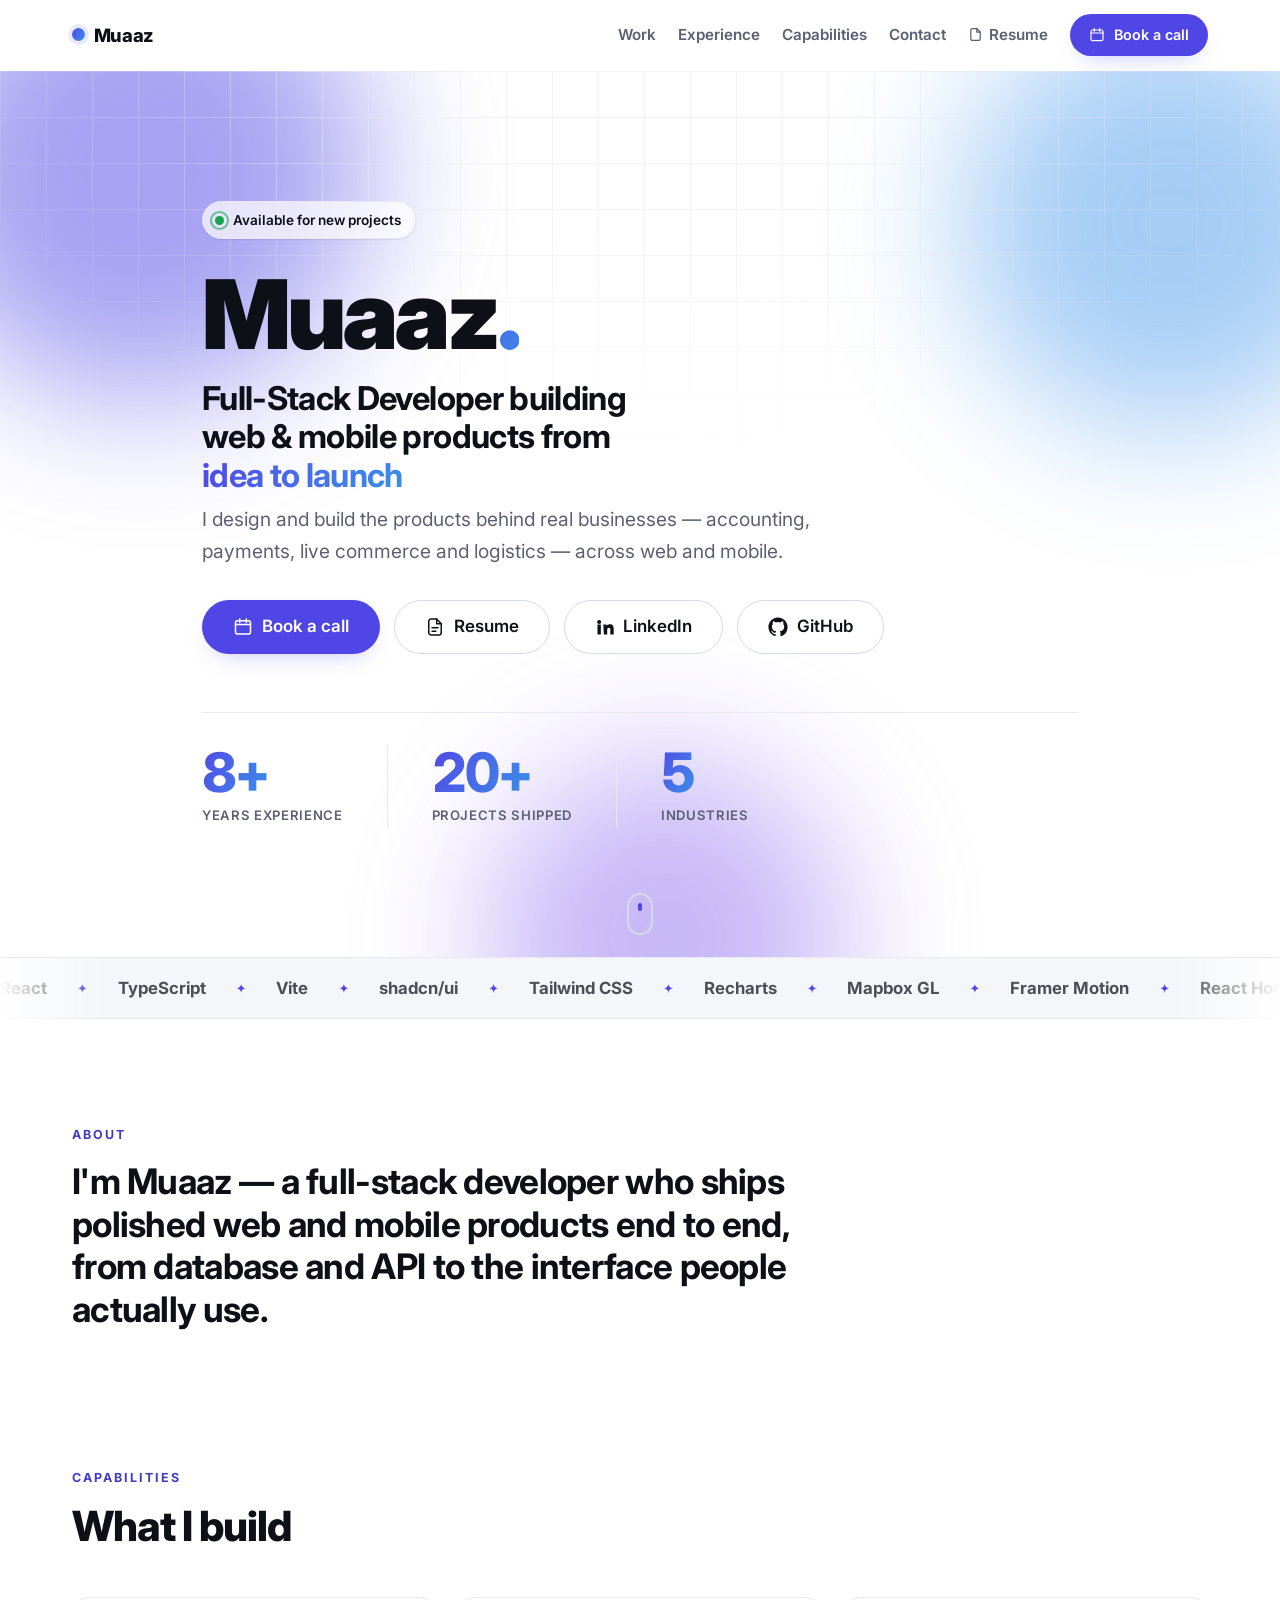
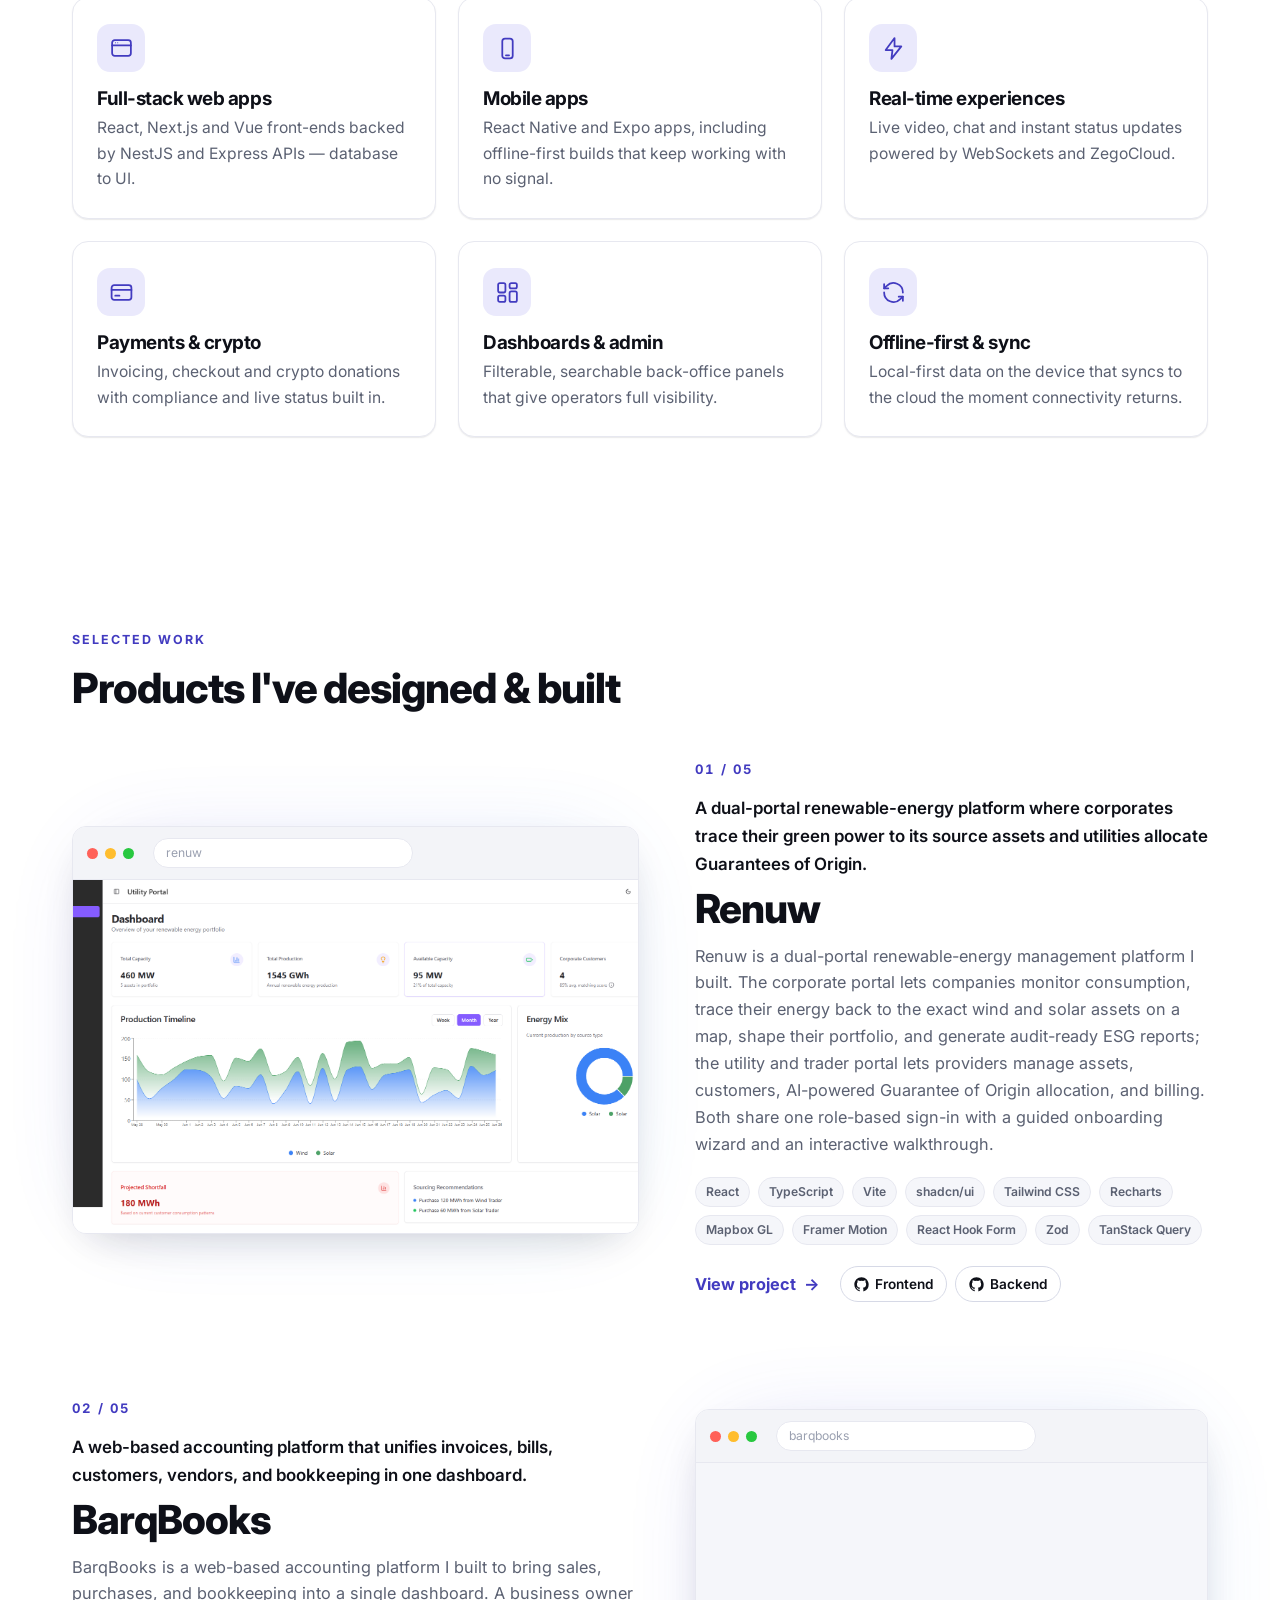
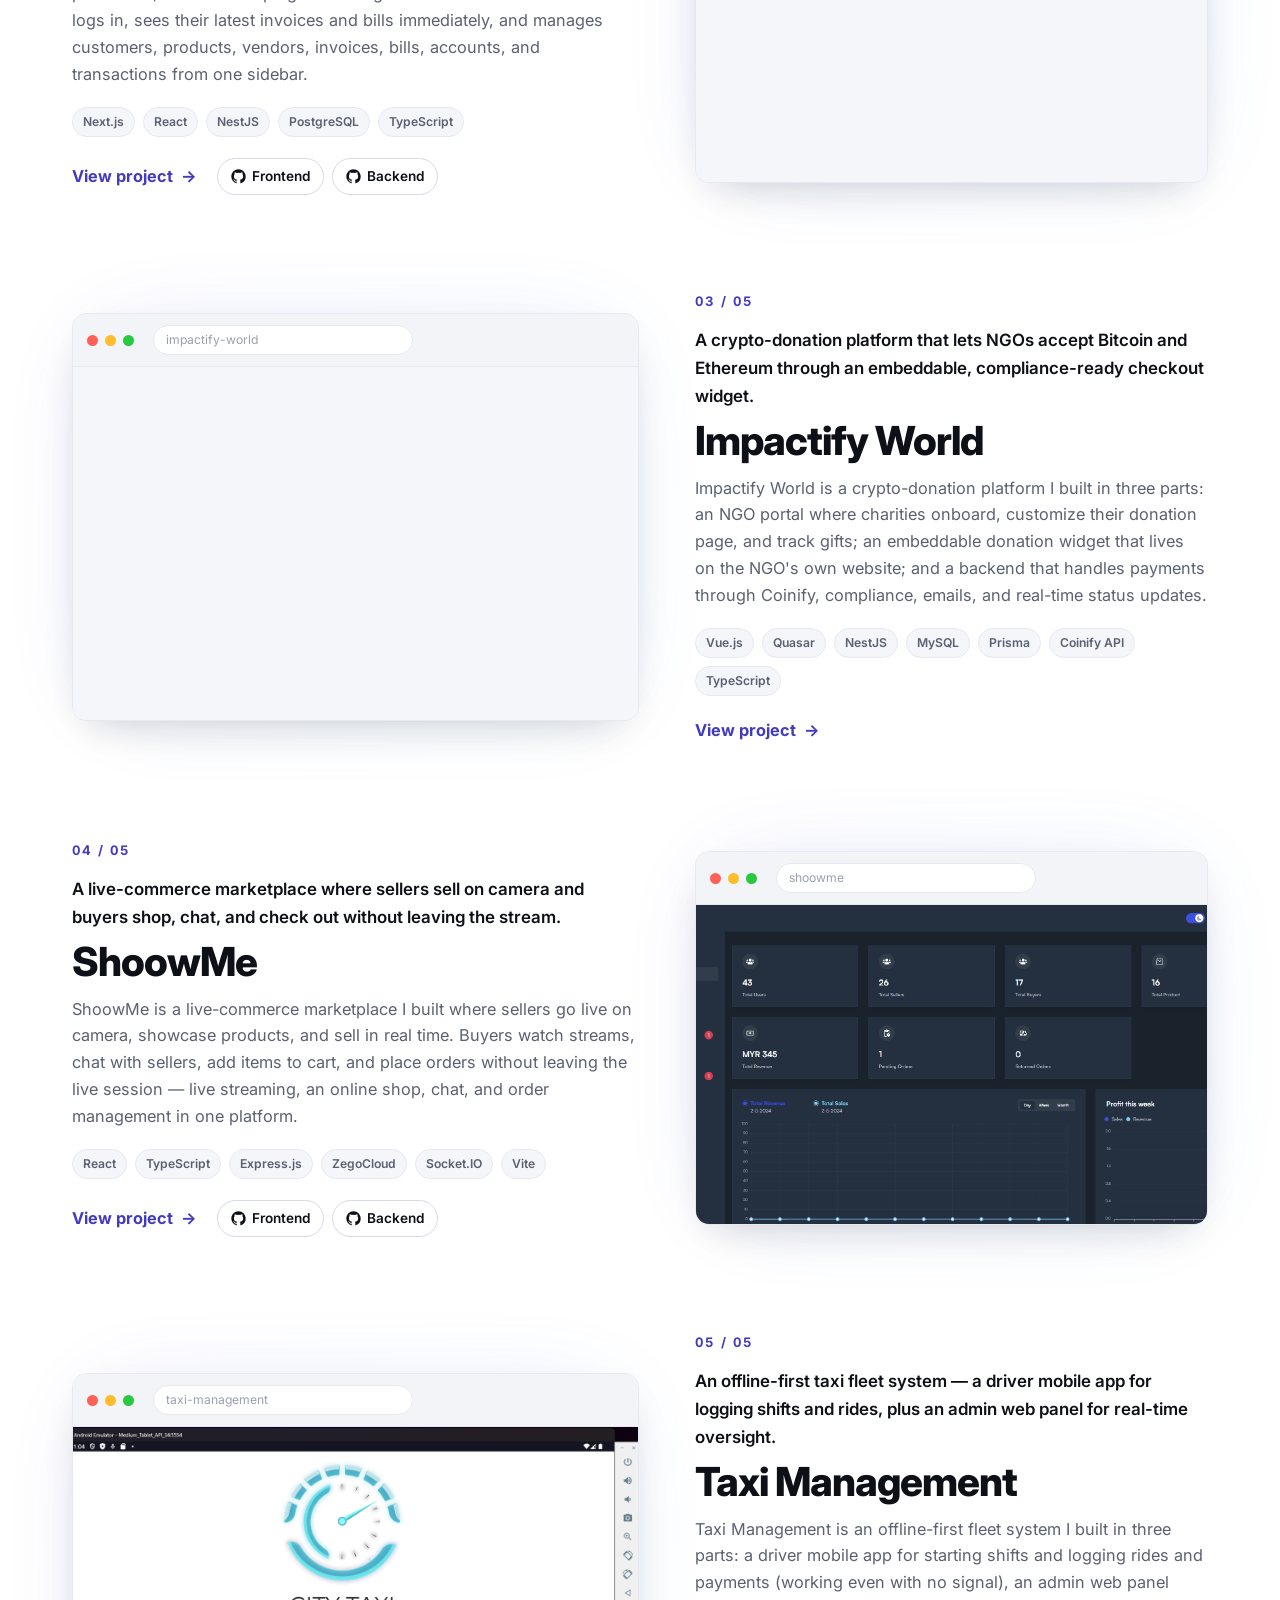
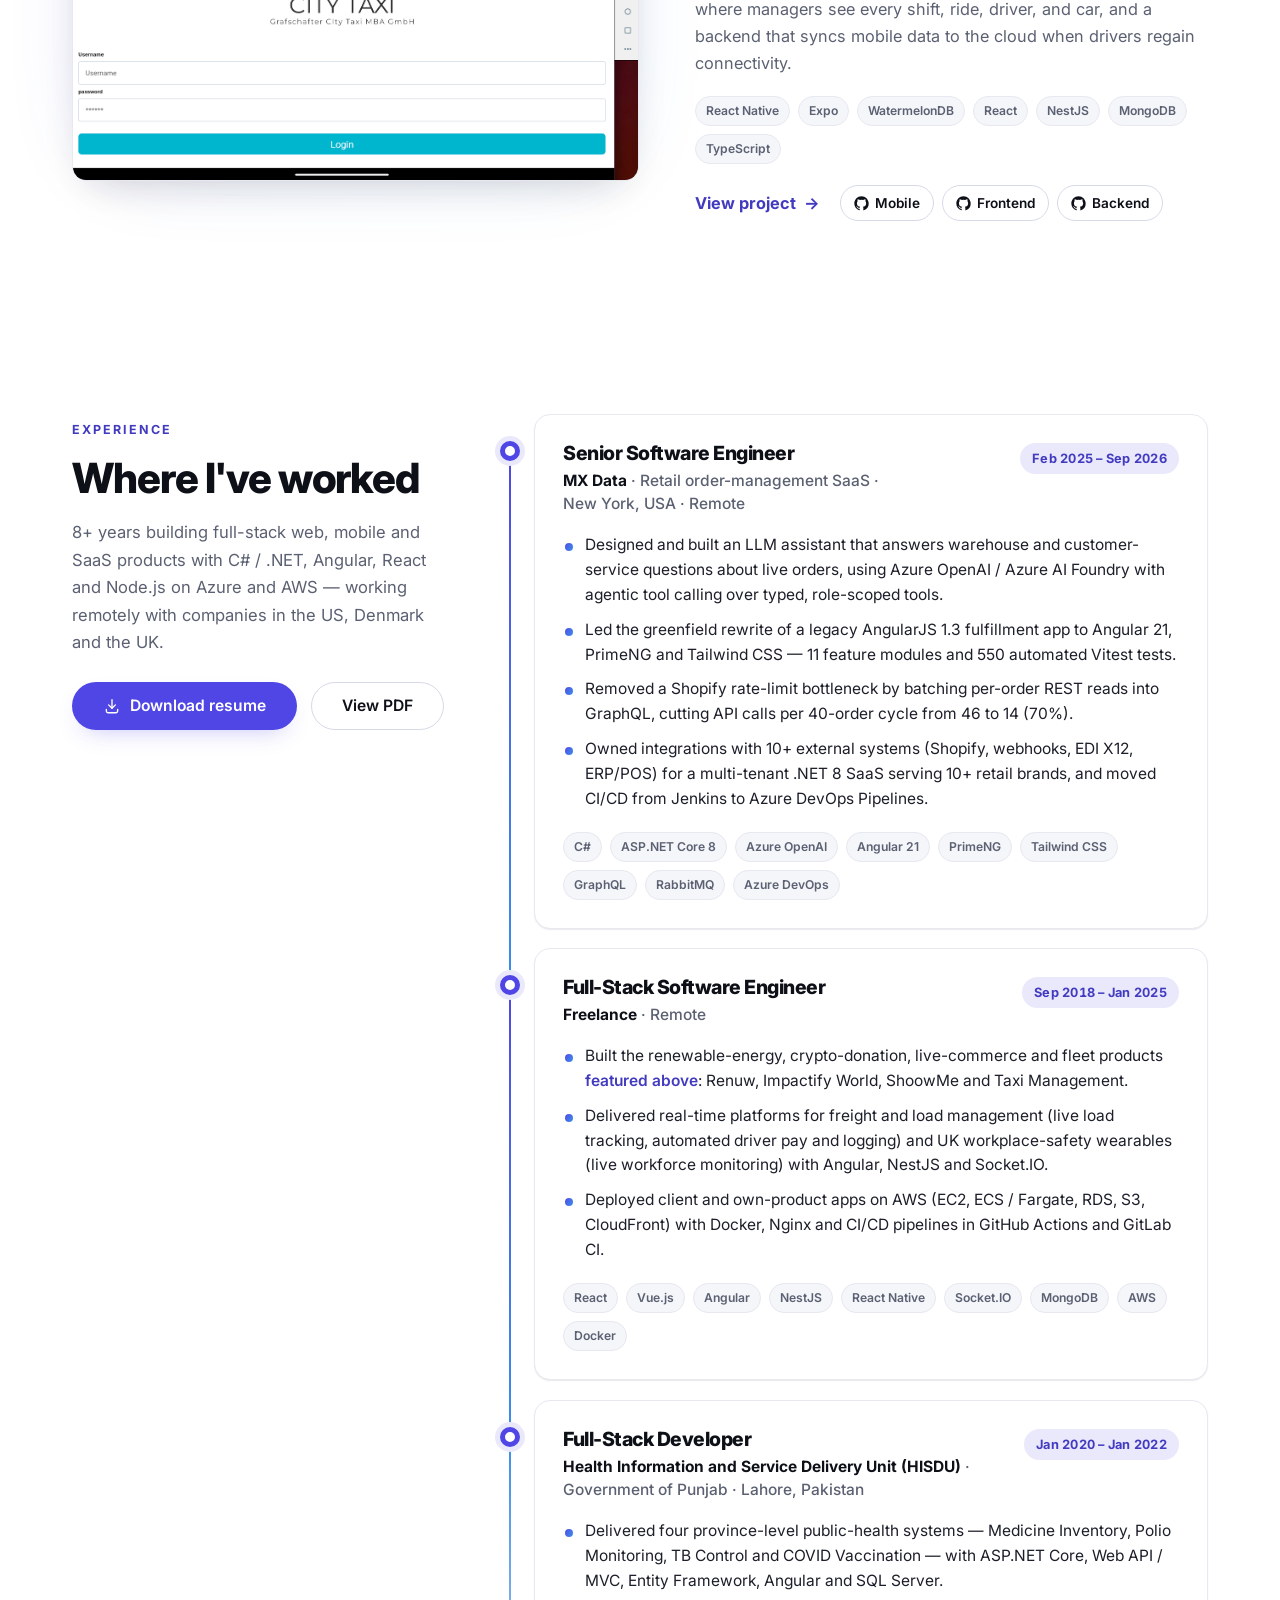
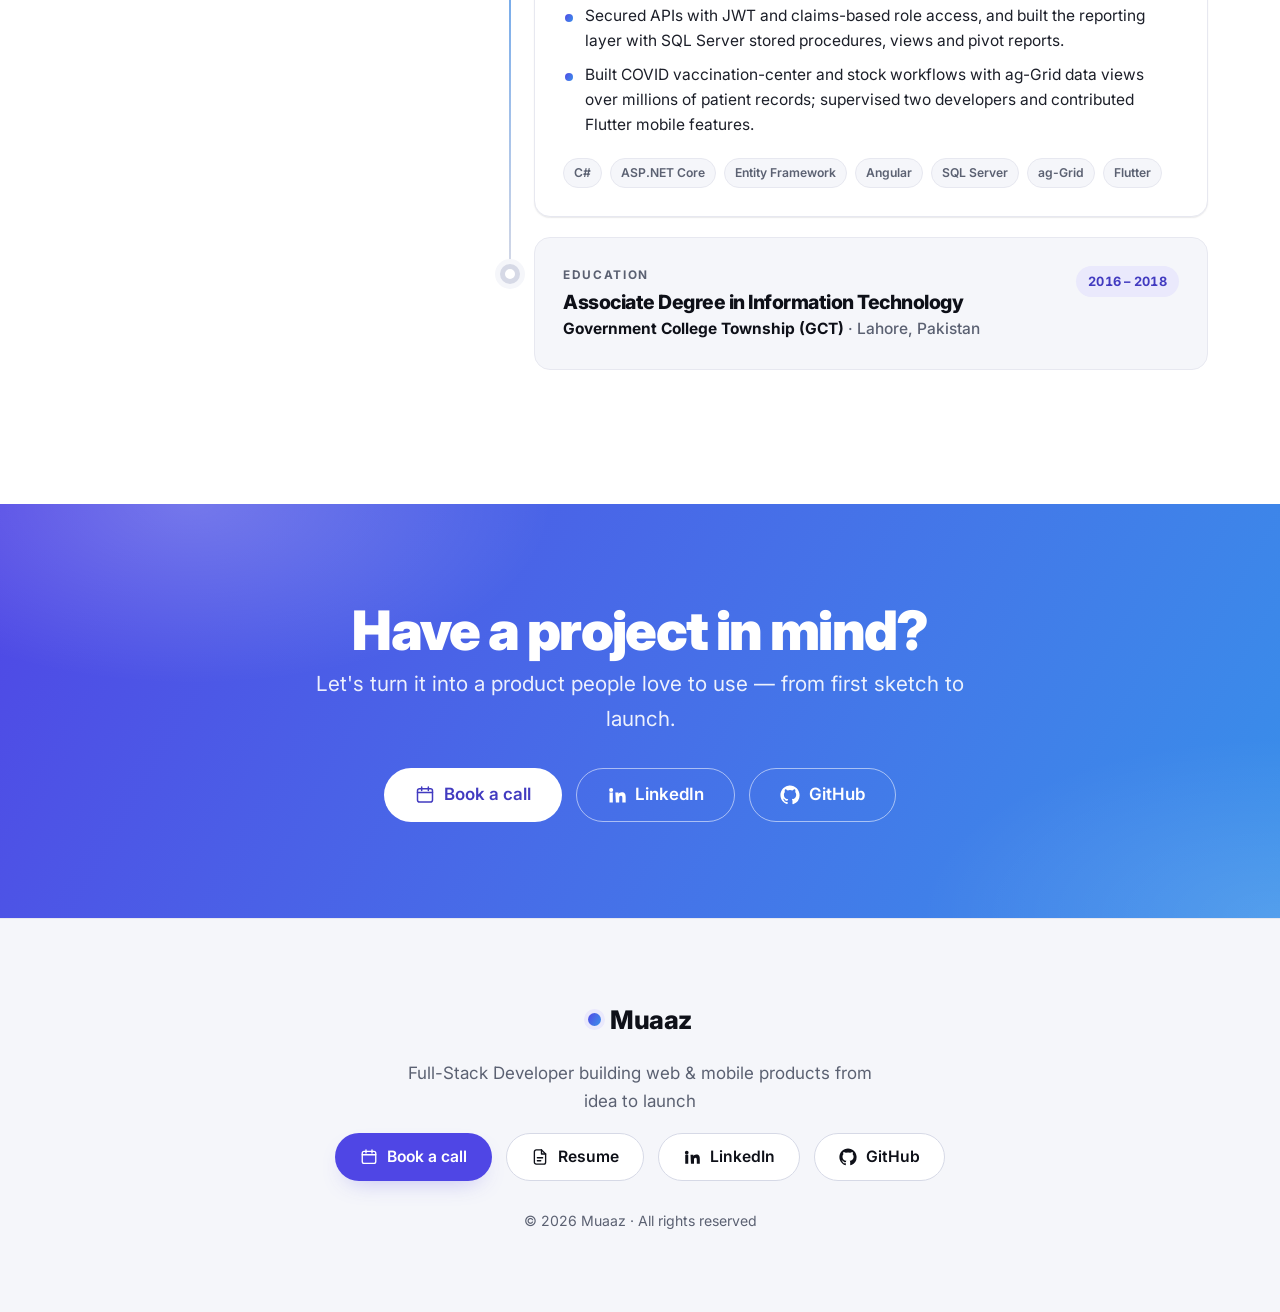
<file: index.html>
<!DOCTYPE html>
<html lang="en">
<head>
<meta charset="utf-8">
<meta name="viewport" content="width=device-width, initial-scale=1">
<script>document.documentElement.classList.add('js');</script>
<title>Muaaz — Full-Stack Developer building web &amp; mobile products from idea to launch</title>
<meta name="description" content="Full-Stack Developer building web &amp; mobile products from idea to launch">
<meta name="color-scheme" content="light">
<link rel="icon" type="image/svg+xml" href="assets/favicon.svg">
<link rel="preconnect" href="https://fonts.googleapis.com">
<link rel="preconnect" href="https://fonts.gstatic.com" crossorigin>
<link rel="stylesheet" href="https://fonts.googleapis.com/css2?family=Inter:wght@400;500;600;700;800;900&display=swap">
<link rel="stylesheet" href="assets/css/styles.css">
</head>
<body>
<a class="skip-link" href="#main">Skip to content</a>
<header class="site-header" id="siteHeader"><div class="container site-header__inner"><a class="brand" href="index.html"><span class="brand__dot" aria-hidden="true"></span>Muaaz</a><div class="site-header__right"><nav class="site-nav" aria-label="Primary"><a href="index.html#work">Work</a><a href="index.html#experience">Experience</a><a href="index.html#capabilities">Capabilities</a><a href="index.html#contact">Contact</a><a class="site-nav__file" href="assets/Muaaz-Hamood-Resume.pdf" target="_blank" rel="noopener" aria-label="Resume (PDF, opens in a new tab)"><svg class="site-nav__ico" viewBox="0 0 24 24" fill="none" stroke="currentColor" stroke-width="2" stroke-linecap="round" stroke-linejoin="round" aria-hidden="true"><path d="M14 2.5H7A2.5 2.5 0 0 0 4.5 5v14A2.5 2.5 0 0 0 7 21.5h10a2.5 2.5 0 0 0 2.5-2.5V8z"/><path d="M14 2.5V8h5.5"/></svg>Resume</a></nav><a class="btn btn--primary btn--sm" href="https://calendly.com/muaaz-hamood-barqbytes" target="_blank" rel="noopener" aria-label="Book a call on Calendly"><svg class="btn__ico" viewBox="0 0 24 24" fill="none" stroke="currentColor" stroke-width="1.8" stroke-linecap="round" stroke-linejoin="round" aria-hidden="true"><rect x="3" y="4.5" width="18" height="16" rx="2.5"/><path d="M3 9h18"/><path d="M8 2.5v4M16 2.5v4"/></svg> Book a call</a></div></div></header>
<main id="main">
  <section class="hero" id="top">
    <div class="hero__bg" aria-hidden="true"><span class="hero__orb hero__orb--1"></span><span class="hero__orb hero__orb--2"></span><span class="hero__orb hero__orb--3"></span><span class="hero__grid"></span></div>
    <div class="container hero__inner">
      <p class="hero__badge"><span class="hero__pulse" aria-hidden="true"></span>Available for new projects</p>
      <h1 class="hero__title">Muaaz<span class="hero__dot">.</span></h1>
      <p class="hero__tagline">Full-Stack Developer building web &amp; mobile products from <span class="grad">idea to launch</span></p>
      <p class="hero__sub">I design and build the products behind real businesses — accounting, payments, live commerce and logistics — across web and mobile.</p>
      <div class="btn-row"><a class="btn btn--primary btn--lg" href="https://calendly.com/muaaz-hamood-barqbytes" target="_blank" rel="noopener" aria-label="Book a call on Calendly"><svg class="btn__ico" viewBox="0 0 24 24" fill="none" stroke="currentColor" stroke-width="1.8" stroke-linecap="round" stroke-linejoin="round" aria-hidden="true"><rect x="3" y="4.5" width="18" height="16" rx="2.5"/><path d="M3 9h18"/><path d="M8 2.5v4M16 2.5v4"/></svg> Book a call</a><a class="btn btn--outline btn--lg" href="assets/Muaaz-Hamood-Resume.pdf" target="_blank" rel="noopener" aria-label="Open resume (PDF) in a new tab"><svg class="btn__ico" viewBox="0 0 24 24" fill="none" stroke="currentColor" stroke-width="1.8" stroke-linecap="round" stroke-linejoin="round" aria-hidden="true"><path d="M14 2.5H7A2.5 2.5 0 0 0 4.5 5v14A2.5 2.5 0 0 0 7 21.5h10a2.5 2.5 0 0 0 2.5-2.5V8z"/><path d="M14 2.5V8h5.5"/><path d="M8.5 13h7M8.5 17h4.5"/></svg> Resume</a><a class="btn btn--outline btn--lg" href="https://www.linkedin.com/in/muaaz-hamood/" target="_blank" rel="noopener" aria-label="Open LinkedIn profile in a new tab"><svg class="btn__ico" viewBox="0 0 24 24" fill="currentColor" aria-hidden="true"><path d="M4.98 3.5a2.5 2.5 0 1 1 0 5 2.5 2.5 0 0 1 0-5zM3 9h4v12H3zM10 9h3.8v1.7h.05c.53-.95 1.83-1.95 3.77-1.95 4.03 0 4.78 2.5 4.78 5.76V21h-4v-5.26c0-1.25-.02-2.86-1.74-2.86-1.75 0-2.02 1.36-2.02 2.77V21h-4z"/></svg> LinkedIn</a><a class="btn btn--outline btn--lg" href="https://github.com/Muaaz852" target="_blank" rel="noopener" aria-label="Open GitHub profile in a new tab"><svg class="btn__ico" viewBox="0 0 24 24" fill="currentColor" aria-hidden="true"><path d="M12 .5C5.73.5.5 5.73.5 12c0 5.08 3.29 9.39 7.86 10.91.58.11.79-.25.79-.56 0-.27-.01-1.16-.02-2.1-3.2.7-3.88-1.36-3.88-1.36-.52-1.33-1.28-1.68-1.28-1.68-1.05-.72.08-.7.08-.7 1.16.08 1.77 1.19 1.77 1.19 1.03 1.77 2.7 1.26 3.36.96.1-.75.4-1.26.73-1.55-2.55-.29-5.23-1.28-5.23-5.69 0-1.26.45-2.29 1.19-3.1-.12-.29-.52-1.46.11-3.05 0 0 .97-.31 3.18 1.18a11 11 0 0 1 5.8 0c2.2-1.49 3.17-1.18 3.17-1.18.63 1.59.23 2.76.11 3.05.74.81 1.19 1.84 1.19 3.1 0 4.42-2.69 5.39-5.25 5.68.41.36.78 1.06.78 2.14 0 1.55-.01 2.8-.01 3.18 0 .31.21.68.8.56A11.51 11.51 0 0 0 23.5 12C23.5 5.73 18.27.5 12 .5z"/></svg> GitHub</a></div>
      <ul class="stats">
        <li class="stat"><span class="stat__num" data-count="8" data-suffix="+">8+</span><span class="stat__label">Years experience</span></li>
        <li class="stat"><span class="stat__num" data-count="20" data-suffix="+">20+</span><span class="stat__label">Projects shipped</span></li>
        <li class="stat"><span class="stat__num" data-count="5">5</span><span class="stat__label">Industries</span></li>
      </ul>
    </div>
    <a class="scroll-cue" href="#work" aria-label="Scroll to work"><span></span></a>
  </section>

  <div class="marquee" aria-hidden="true"><div class="marquee__track"><span>React</span><span class="marquee__sep" aria-hidden="true">✦</span><span>TypeScript</span><span class="marquee__sep" aria-hidden="true">✦</span><span>Vite</span><span class="marquee__sep" aria-hidden="true">✦</span><span>shadcn/ui</span><span class="marquee__sep" aria-hidden="true">✦</span><span>Tailwind CSS</span><span class="marquee__sep" aria-hidden="true">✦</span><span>Recharts</span><span class="marquee__sep" aria-hidden="true">✦</span><span>Mapbox GL</span><span class="marquee__sep" aria-hidden="true">✦</span><span>Framer Motion</span><span class="marquee__sep" aria-hidden="true">✦</span><span>React Hook Form</span><span class="marquee__sep" aria-hidden="true">✦</span><span>Zod</span><span class="marquee__sep" aria-hidden="true">✦</span><span>TanStack Query</span><span class="marquee__sep" aria-hidden="true">✦</span><span>Next.js</span><span class="marquee__sep" aria-hidden="true">✦</span><span>NestJS</span><span class="marquee__sep" aria-hidden="true">✦</span><span>PostgreSQL</span><span class="marquee__sep" aria-hidden="true">✦</span><span>Vue.js</span><span class="marquee__sep" aria-hidden="true">✦</span><span>Quasar</span><span class="marquee__sep" aria-hidden="true">✦</span><span>MySQL</span><span class="marquee__sep" aria-hidden="true">✦</span><span>Prisma</span><span class="marquee__sep" aria-hidden="true">✦</span><span>Coinify API</span><span class="marquee__sep" aria-hidden="true">✦</span><span>Express.js</span><span class="marquee__sep" aria-hidden="true">✦</span><span>ZegoCloud</span><span class="marquee__sep" aria-hidden="true">✦</span><span>Socket.IO</span><span class="marquee__sep" aria-hidden="true">✦</span><span>React Native</span><span class="marquee__sep" aria-hidden="true">✦</span><span>Expo</span><span class="marquee__sep" aria-hidden="true">✦</span><span>WatermelonDB</span><span class="marquee__sep" aria-hidden="true">✦</span><span>MongoDB</span><span class="marquee__sep" aria-hidden="true">✦</span><span>Node.js</span><span class="marquee__sep" aria-hidden="true">✦</span><span>Redis</span><span class="marquee__sep" aria-hidden="true">✦</span><span>BullMQ</span><span class="marquee__sep" aria-hidden="true">✦</span><span>Docker</span><span class="marquee__sep" aria-hidden="true">✦</span><span>WebSockets</span><span class="marquee__sep" aria-hidden="true">✦</span><span>REST APIs</span><span class="marquee__sep" aria-hidden="true">✦</span><span>Webhooks</span><span class="marquee__sep" aria-hidden="true">✦</span><span>Neo4j</span><span class="marquee__sep" aria-hidden="true">✦</span><span>SQLite</span><span class="marquee__sep" aria-hidden="true">✦</span><span>React</span><span class="marquee__sep" aria-hidden="true">✦</span><span>TypeScript</span><span class="marquee__sep" aria-hidden="true">✦</span><span>Vite</span><span class="marquee__sep" aria-hidden="true">✦</span><span>shadcn/ui</span><span class="marquee__sep" aria-hidden="true">✦</span><span>Tailwind CSS</span><span class="marquee__sep" aria-hidden="true">✦</span><span>Recharts</span><span class="marquee__sep" aria-hidden="true">✦</span><span>Mapbox GL</span><span class="marquee__sep" aria-hidden="true">✦</span><span>Framer Motion</span><span class="marquee__sep" aria-hidden="true">✦</span><span>React Hook Form</span><span class="marquee__sep" aria-hidden="true">✦</span><span>Zod</span><span class="marquee__sep" aria-hidden="true">✦</span><span>TanStack Query</span><span class="marquee__sep" aria-hidden="true">✦</span><span>Next.js</span><span class="marquee__sep" aria-hidden="true">✦</span><span>NestJS</span><span class="marquee__sep" aria-hidden="true">✦</span><span>PostgreSQL</span><span class="marquee__sep" aria-hidden="true">✦</span><span>Vue.js</span><span class="marquee__sep" aria-hidden="true">✦</span><span>Quasar</span><span class="marquee__sep" aria-hidden="true">✦</span><span>MySQL</span><span class="marquee__sep" aria-hidden="true">✦</span><span>Prisma</span><span class="marquee__sep" aria-hidden="true">✦</span><span>Coinify API</span><span class="marquee__sep" aria-hidden="true">✦</span><span>Express.js</span><span class="marquee__sep" aria-hidden="true">✦</span><span>ZegoCloud</span><span class="marquee__sep" aria-hidden="true">✦</span><span>Socket.IO</span><span class="marquee__sep" aria-hidden="true">✦</span><span>React Native</span><span class="marquee__sep" aria-hidden="true">✦</span><span>Expo</span><span class="marquee__sep" aria-hidden="true">✦</span><span>WatermelonDB</span><span class="marquee__sep" aria-hidden="true">✦</span><span>MongoDB</span><span class="marquee__sep" aria-hidden="true">✦</span><span>Node.js</span><span class="marquee__sep" aria-hidden="true">✦</span><span>Redis</span><span class="marquee__sep" aria-hidden="true">✦</span><span>BullMQ</span><span class="marquee__sep" aria-hidden="true">✦</span><span>Docker</span><span class="marquee__sep" aria-hidden="true">✦</span><span>WebSockets</span><span class="marquee__sep" aria-hidden="true">✦</span><span>REST APIs</span><span class="marquee__sep" aria-hidden="true">✦</span><span>Webhooks</span><span class="marquee__sep" aria-hidden="true">✦</span><span>Neo4j</span><span class="marquee__sep" aria-hidden="true">✦</span><span>SQLite</span><span class="marquee__sep" aria-hidden="true">✦</span></div></div>

  <section class="about container" id="about" aria-labelledby="about-h" data-reveal>
    <p class="eyebrow">About</p>
    <h2 id="about-h" class="about__text">I'm Muaaz — a full-stack developer who ships polished web and mobile products end to end, from database and API to the interface people actually use.</h2>
  </section>

  <section class="caps container" id="capabilities" aria-labelledby="caps-h">
    <div class="section-head" data-reveal><p class="eyebrow">Capabilities</p><h2 id="caps-h" class="section-title">What I build</h2></div>
    <div class="caps__grid"><div class="cap" data-reveal><div class="cap__icon" aria-hidden="true"><svg viewBox="0 0 24 24" fill="none" stroke="currentColor" stroke-width="1.7" stroke-linecap="round" stroke-linejoin="round"><rect x="3" y="4" width="18" height="15" rx="2.5"/><path d="M3 9h18"/><circle cx="6.2" cy="6.5" r="0.5" fill="currentColor" stroke="none"/><circle cx="8.4" cy="6.5" r="0.5" fill="currentColor" stroke="none"/></svg></div><h3 class="cap__title">Full-stack web apps</h3><p class="cap__text">React, Next.js and Vue front-ends backed by NestJS and Express APIs — database to UI.</p></div><div class="cap" data-reveal><div class="cap__icon" aria-hidden="true"><svg viewBox="0 0 24 24" fill="none" stroke="currentColor" stroke-width="1.7" stroke-linecap="round" stroke-linejoin="round"><rect x="7" y="2.5" width="10" height="19" rx="2.6"/><path d="M10.5 18.5h3"/></svg></div><h3 class="cap__title">Mobile apps</h3><p class="cap__text">React Native and Expo apps, including offline-first builds that keep working with no signal.</p></div><div class="cap" data-reveal><div class="cap__icon" aria-hidden="true"><svg viewBox="0 0 24 24" fill="none" stroke="currentColor" stroke-width="1.7" stroke-linecap="round" stroke-linejoin="round"><path d="M13 2 4.5 13.5H11l-1 8.5L19.5 10H13z"/></svg></div><h3 class="cap__title">Real-time experiences</h3><p class="cap__text">Live video, chat and instant status updates powered by WebSockets and ZegoCloud.</p></div><div class="cap" data-reveal><div class="cap__icon" aria-hidden="true"><svg viewBox="0 0 24 24" fill="none" stroke="currentColor" stroke-width="1.7" stroke-linecap="round" stroke-linejoin="round"><rect x="2.5" y="5" width="19" height="14" rx="2.5"/><path d="M2.5 9.5h19"/><path d="M6 15h4"/></svg></div><h3 class="cap__title">Payments &amp; crypto</h3><p class="cap__text">Invoicing, checkout and crypto donations with compliance and live status built in.</p></div><div class="cap" data-reveal><div class="cap__icon" aria-hidden="true"><svg viewBox="0 0 24 24" fill="none" stroke="currentColor" stroke-width="1.7" stroke-linecap="round" stroke-linejoin="round"><rect x="3" y="3" width="7" height="9" rx="1.6"/><rect x="14" y="3" width="7" height="5" rx="1.6"/><rect x="14" y="11" width="7" height="10" rx="1.6"/><rect x="3" y="15" width="7" height="6" rx="1.6"/></svg></div><h3 class="cap__title">Dashboards &amp; admin</h3><p class="cap__text">Filterable, searchable back-office panels that give operators full visibility.</p></div><div class="cap" data-reveal><div class="cap__icon" aria-hidden="true"><svg viewBox="0 0 24 24" fill="none" stroke="currentColor" stroke-width="1.7" stroke-linecap="round" stroke-linejoin="round"><path d="M21 12a9 9 0 0 0-15.5-6.3L3 8"/><path d="M3 4v4h4"/><path d="M3 12a9 9 0 0 0 15.5 6.3L21 16"/><path d="M21 20v-4h-4"/></svg></div><h3 class="cap__title">Offline-first &amp; sync</h3><p class="cap__text">Local-first data on the device that syncs to the cloud the moment connectivity returns.</p></div></div>
  </section>

  <section class="work container" id="work" aria-labelledby="work-h">
    <div class="section-head" data-reveal><p class="eyebrow">Selected work</p><h2 id="work-h" class="section-title">Products I've designed &amp; built</h2></div>
    <div class="showcases">
    <article class="showcase "><div class="showcase__media" data-reveal="left"><div class="browser"><div class="browser__bar"><span></span><span></span><span></span><i class="browser__url">renuw</i></div><a class="browser__shot" href="renuw.html" tabindex="-1" aria-hidden="true"><img src="assets/projects/renuw/01-dashboard.png" alt="" decoding="async"></a></div></div><div class="showcase__body" data-reveal="right"><p class="showcase__index">01 / 05</p><p class="showcase__summary">A dual-portal renewable-energy platform where corporates trace their green power to its source assets and utilities allocate Guarantees of Origin.</p><h3 class="showcase__title">Renuw</h3><p class="showcase__desc">Renuw is a dual-portal renewable-energy management platform I built. The corporate portal lets companies monitor consumption, trace their energy back to the exact wind and solar assets on a map, shape their portfolio, and generate audit-ready ESG reports; the utility and trader portal lets providers manage assets, customers, AI-powered Guarantee of Origin allocation, and billing. Both share one role-based sign-in with a guided onboarding wizard and an interactive walkthrough.</p><ul class="tags tags--sm"><li>React</li><li>TypeScript</li><li>Vite</li><li>shadcn/ui</li><li>Tailwind CSS</li><li>Recharts</li><li>Mapbox GL</li><li>Framer Motion</li><li>React Hook Form</li><li>Zod</li><li>TanStack Query</li></ul><div class="showcase__actions"><a class="link-arrow" href="renuw.html">View project <span aria-hidden="true">&rarr;</span></a><div class="repo-links"><a class="repo-link" href="https://github.com/Muaaz852/renuw-corporate-frontend" target="_blank" rel="noopener" aria-label="Frontend on GitHub"><svg class="repo-ico" viewBox="0 0 24 24" fill="currentColor" aria-hidden="true"><path d="M12 .5C5.73.5.5 5.73.5 12c0 5.08 3.29 9.39 7.86 10.91.58.11.79-.25.79-.56 0-.27-.01-1.16-.02-2.1-3.2.7-3.88-1.36-3.88-1.36-.52-1.33-1.28-1.68-1.28-1.68-1.05-.72.08-.7.08-.7 1.16.08 1.77 1.19 1.77 1.19 1.03 1.77 2.7 1.26 3.36.96.1-.75.4-1.26.73-1.55-2.55-.29-5.23-1.28-5.23-5.69 0-1.26.45-2.29 1.19-3.1-.12-.29-.52-1.46.11-3.05 0 0 .97-.31 3.18 1.18a11 11 0 0 1 5.8 0c2.2-1.49 3.17-1.18 3.17-1.18.63 1.59.23 2.76.11 3.05.74.81 1.19 1.84 1.19 3.1 0 4.42-2.69 5.39-5.25 5.68.41.36.78 1.06.78 2.14 0 1.55-.01 2.8-.01 3.18 0 .31.21.68.8.56A11.51 11.51 0 0 0 23.5 12C23.5 5.73 18.27.5 12 .5z"/></svg>Frontend</a><a class="repo-link" href="https://github.com/Muaaz852/renuw-backend" target="_blank" rel="noopener" aria-label="Backend on GitHub"><svg class="repo-ico" viewBox="0 0 24 24" fill="currentColor" aria-hidden="true"><path d="M12 .5C5.73.5.5 5.73.5 12c0 5.08 3.29 9.39 7.86 10.91.58.11.79-.25.79-.56 0-.27-.01-1.16-.02-2.1-3.2.7-3.88-1.36-3.88-1.36-.52-1.33-1.28-1.68-1.28-1.68-1.05-.72.08-.7.08-.7 1.16.08 1.77 1.19 1.77 1.19 1.03 1.77 2.7 1.26 3.36.96.1-.75.4-1.26.73-1.55-2.55-.29-5.23-1.28-5.23-5.69 0-1.26.45-2.29 1.19-3.1-.12-.29-.52-1.46.11-3.05 0 0 .97-.31 3.18 1.18a11 11 0 0 1 5.8 0c2.2-1.49 3.17-1.18 3.17-1.18.63 1.59.23 2.76.11 3.05.74.81 1.19 1.84 1.19 3.1 0 4.42-2.69 5.39-5.25 5.68.41.36.78 1.06.78 2.14 0 1.55-.01 2.8-.01 3.18 0 .31.21.68.8.56A11.51 11.51 0 0 0 23.5 12C23.5 5.73 18.27.5 12 .5z"/></svg>Backend</a></div></div></div></article>
    <article class="showcase reverse"><div class="showcase__media" data-reveal="right"><div class="browser"><div class="browser__bar"><span></span><span></span><span></span><i class="browser__url">barqbooks</i></div><a class="browser__shot" href="barqbooks.html" tabindex="-1" aria-hidden="true"><img src="assets/projects/barqbooks/01-dashboard.png" alt="" loading="lazy" decoding="async"></a></div></div><div class="showcase__body" data-reveal="left"><p class="showcase__index">02 / 05</p><p class="showcase__summary">A web-based accounting platform that unifies invoices, bills, customers, vendors, and bookkeeping in one dashboard.</p><h3 class="showcase__title">BarqBooks</h3><p class="showcase__desc">BarqBooks is a web-based accounting platform I built to bring sales, purchases, and bookkeeping into a single dashboard. A business owner logs in, sees their latest invoices and bills immediately, and manages customers, products, vendors, invoices, bills, accounts, and transactions from one sidebar.</p><ul class="tags tags--sm"><li>Next.js</li><li>React</li><li>NestJS</li><li>PostgreSQL</li><li>TypeScript</li></ul><div class="showcase__actions"><a class="link-arrow" href="barqbooks.html">View project <span aria-hidden="true">&rarr;</span></a><div class="repo-links"><a class="repo-link" href="https://github.com/Muaaz852/barqbooks-frontend" target="_blank" rel="noopener" aria-label="Frontend on GitHub"><svg class="repo-ico" viewBox="0 0 24 24" fill="currentColor" aria-hidden="true"><path d="M12 .5C5.73.5.5 5.73.5 12c0 5.08 3.29 9.39 7.86 10.91.58.11.79-.25.79-.56 0-.27-.01-1.16-.02-2.1-3.2.7-3.88-1.36-3.88-1.36-.52-1.33-1.28-1.68-1.28-1.68-1.05-.72.08-.7.08-.7 1.16.08 1.77 1.19 1.77 1.19 1.03 1.77 2.7 1.26 3.36.96.1-.75.4-1.26.73-1.55-2.55-.29-5.23-1.28-5.23-5.69 0-1.26.45-2.29 1.19-3.1-.12-.29-.52-1.46.11-3.05 0 0 .97-.31 3.18 1.18a11 11 0 0 1 5.8 0c2.2-1.49 3.17-1.18 3.17-1.18.63 1.59.23 2.76.11 3.05.74.81 1.19 1.84 1.19 3.1 0 4.42-2.69 5.39-5.25 5.68.41.36.78 1.06.78 2.14 0 1.55-.01 2.8-.01 3.18 0 .31.21.68.8.56A11.51 11.51 0 0 0 23.5 12C23.5 5.73 18.27.5 12 .5z"/></svg>Frontend</a><a class="repo-link" href="https://github.com/Muaaz852/barqbooks-backend" target="_blank" rel="noopener" aria-label="Backend on GitHub"><svg class="repo-ico" viewBox="0 0 24 24" fill="currentColor" aria-hidden="true"><path d="M12 .5C5.73.5.5 5.73.5 12c0 5.08 3.29 9.39 7.86 10.91.58.11.79-.25.79-.56 0-.27-.01-1.16-.02-2.1-3.2.7-3.88-1.36-3.88-1.36-.52-1.33-1.28-1.68-1.28-1.68-1.05-.72.08-.7.08-.7 1.16.08 1.77 1.19 1.77 1.19 1.03 1.77 2.7 1.26 3.36.96.1-.75.4-1.26.73-1.55-2.55-.29-5.23-1.28-5.23-5.69 0-1.26.45-2.29 1.19-3.1-.12-.29-.52-1.46.11-3.05 0 0 .97-.31 3.18 1.18a11 11 0 0 1 5.8 0c2.2-1.49 3.17-1.18 3.17-1.18.63 1.59.23 2.76.11 3.05.74.81 1.19 1.84 1.19 3.1 0 4.42-2.69 5.39-5.25 5.68.41.36.78 1.06.78 2.14 0 1.55-.01 2.8-.01 3.18 0 .31.21.68.8.56A11.51 11.51 0 0 0 23.5 12C23.5 5.73 18.27.5 12 .5z"/></svg>Backend</a></div></div></div></article>
    <article class="showcase "><div class="showcase__media" data-reveal="left"><div class="browser"><div class="browser__bar"><span></span><span></span><span></span><i class="browser__url">impactify-world</i></div><a class="browser__shot" href="impactify-world.html" tabindex="-1" aria-hidden="true"><img src="assets/projects/impactify-world/01-organ.png" alt="" loading="lazy" decoding="async"></a></div></div><div class="showcase__body" data-reveal="right"><p class="showcase__index">03 / 05</p><p class="showcase__summary">A crypto-donation platform that lets NGOs accept Bitcoin and Ethereum through an embeddable, compliance-ready checkout widget.</p><h3 class="showcase__title">Impactify World</h3><p class="showcase__desc">Impactify World is a crypto-donation platform I built in three parts: an NGO portal where charities onboard, customize their donation page, and track gifts; an embeddable donation widget that lives on the NGO&#x27;s own website; and a backend that handles payments through Coinify, compliance, emails, and real-time status updates.</p><ul class="tags tags--sm"><li>Vue.js</li><li>Quasar</li><li>NestJS</li><li>MySQL</li><li>Prisma</li><li>Coinify API</li><li>TypeScript</li></ul><div class="showcase__actions"><a class="link-arrow" href="impactify-world.html">View project <span aria-hidden="true">&rarr;</span></a></div></div></article>
    <article class="showcase reverse"><div class="showcase__media" data-reveal="right"><div class="browser"><div class="browser__bar"><span></span><span></span><span></span><i class="browser__url">shoowme</i></div><a class="browser__shot" href="shoowme.html" tabindex="-1" aria-hidden="true"><img src="assets/projects/shoowme/01-admin.png" alt="" loading="lazy" decoding="async"></a></div></div><div class="showcase__body" data-reveal="left"><p class="showcase__index">04 / 05</p><p class="showcase__summary">A live-commerce marketplace where sellers sell on camera and buyers shop, chat, and check out without leaving the stream.</p><h3 class="showcase__title">ShoowMe</h3><p class="showcase__desc">ShoowMe is a live-commerce marketplace I built where sellers go live on camera, showcase products, and sell in real time. Buyers watch streams, chat with sellers, add items to cart, and place orders without leaving the live session — live streaming, an online shop, chat, and order management in one platform.</p><ul class="tags tags--sm"><li>React</li><li>TypeScript</li><li>Express.js</li><li>ZegoCloud</li><li>Socket.IO</li><li>Vite</li></ul><div class="showcase__actions"><a class="link-arrow" href="shoowme.html">View project <span aria-hidden="true">&rarr;</span></a><div class="repo-links"><a class="repo-link" href="https://github.com/Muaaz852/shoowme" target="_blank" rel="noopener" aria-label="Frontend on GitHub"><svg class="repo-ico" viewBox="0 0 24 24" fill="currentColor" aria-hidden="true"><path d="M12 .5C5.73.5.5 5.73.5 12c0 5.08 3.29 9.39 7.86 10.91.58.11.79-.25.79-.56 0-.27-.01-1.16-.02-2.1-3.2.7-3.88-1.36-3.88-1.36-.52-1.33-1.28-1.68-1.28-1.68-1.05-.72.08-.7.08-.7 1.16.08 1.77 1.19 1.77 1.19 1.03 1.77 2.7 1.26 3.36.96.1-.75.4-1.26.73-1.55-2.55-.29-5.23-1.28-5.23-5.69 0-1.26.45-2.29 1.19-3.1-.12-.29-.52-1.46.11-3.05 0 0 .97-.31 3.18 1.18a11 11 0 0 1 5.8 0c2.2-1.49 3.17-1.18 3.17-1.18.63 1.59.23 2.76.11 3.05.74.81 1.19 1.84 1.19 3.1 0 4.42-2.69 5.39-5.25 5.68.41.36.78 1.06.78 2.14 0 1.55-.01 2.8-.01 3.18 0 .31.21.68.8.56A11.51 11.51 0 0 0 23.5 12C23.5 5.73 18.27.5 12 .5z"/></svg>Frontend</a><a class="repo-link" href="https://github.com/Muaaz852/shoowme-backend" target="_blank" rel="noopener" aria-label="Backend on GitHub"><svg class="repo-ico" viewBox="0 0 24 24" fill="currentColor" aria-hidden="true"><path d="M12 .5C5.73.5.5 5.73.5 12c0 5.08 3.29 9.39 7.86 10.91.58.11.79-.25.79-.56 0-.27-.01-1.16-.02-2.1-3.2.7-3.88-1.36-3.88-1.36-.52-1.33-1.28-1.68-1.28-1.68-1.05-.72.08-.7.08-.7 1.16.08 1.77 1.19 1.77 1.19 1.03 1.77 2.7 1.26 3.36.96.1-.75.4-1.26.73-1.55-2.55-.29-5.23-1.28-5.23-5.69 0-1.26.45-2.29 1.19-3.1-.12-.29-.52-1.46.11-3.05 0 0 .97-.31 3.18 1.18a11 11 0 0 1 5.8 0c2.2-1.49 3.17-1.18 3.17-1.18.63 1.59.23 2.76.11 3.05.74.81 1.19 1.84 1.19 3.1 0 4.42-2.69 5.39-5.25 5.68.41.36.78 1.06.78 2.14 0 1.55-.01 2.8-.01 3.18 0 .31.21.68.8.56A11.51 11.51 0 0 0 23.5 12C23.5 5.73 18.27.5 12 .5z"/></svg>Backend</a></div></div></div></article>
    <article class="showcase "><div class="showcase__media" data-reveal="left"><div class="browser"><div class="browser__bar"><span></span><span></span><span></span><i class="browser__url">taxi-management</i></div><a class="browser__shot" href="taxi-management.html" tabindex="-1" aria-hidden="true"><img src="assets/projects/taxi-management/01-app.png" alt="" loading="lazy" decoding="async"></a></div></div><div class="showcase__body" data-reveal="right"><p class="showcase__index">05 / 05</p><p class="showcase__summary">An offline-first taxi fleet system — a driver mobile app for logging shifts and rides, plus an admin web panel for real-time oversight.</p><h3 class="showcase__title">Taxi Management</h3><p class="showcase__desc">Taxi Management is an offline-first fleet system I built in three parts: a driver mobile app for starting shifts and logging rides and payments (working even with no signal), an admin web panel where managers see every shift, ride, driver, and car, and a backend that syncs mobile data to the cloud when drivers regain connectivity.</p><ul class="tags tags--sm"><li>React Native</li><li>Expo</li><li>WatermelonDB</li><li>React</li><li>NestJS</li><li>MongoDB</li><li>TypeScript</li></ul><div class="showcase__actions"><a class="link-arrow" href="taxi-management.html">View project <span aria-hidden="true">&rarr;</span></a><div class="repo-links"><a class="repo-link" href="https://github.com/Muaaz852/taxi-management-mobile" target="_blank" rel="noopener" aria-label="Mobile on GitHub"><svg class="repo-ico" viewBox="0 0 24 24" fill="currentColor" aria-hidden="true"><path d="M12 .5C5.73.5.5 5.73.5 12c0 5.08 3.29 9.39 7.86 10.91.58.11.79-.25.79-.56 0-.27-.01-1.16-.02-2.1-3.2.7-3.88-1.36-3.88-1.36-.52-1.33-1.28-1.68-1.28-1.68-1.05-.72.08-.7.08-.7 1.16.08 1.77 1.19 1.77 1.19 1.03 1.77 2.7 1.26 3.36.96.1-.75.4-1.26.73-1.55-2.55-.29-5.23-1.28-5.23-5.69 0-1.26.45-2.29 1.19-3.1-.12-.29-.52-1.46.11-3.05 0 0 .97-.31 3.18 1.18a11 11 0 0 1 5.8 0c2.2-1.49 3.17-1.18 3.17-1.18.63 1.59.23 2.76.11 3.05.74.81 1.19 1.84 1.19 3.1 0 4.42-2.69 5.39-5.25 5.68.41.36.78 1.06.78 2.14 0 1.55-.01 2.8-.01 3.18 0 .31.21.68.8.56A11.51 11.51 0 0 0 23.5 12C23.5 5.73 18.27.5 12 .5z"/></svg>Mobile</a><a class="repo-link" href="https://github.com/Muaaz852/taxi-management-frontend" target="_blank" rel="noopener" aria-label="Frontend on GitHub"><svg class="repo-ico" viewBox="0 0 24 24" fill="currentColor" aria-hidden="true"><path d="M12 .5C5.73.5.5 5.73.5 12c0 5.08 3.29 9.39 7.86 10.91.58.11.79-.25.79-.56 0-.27-.01-1.16-.02-2.1-3.2.7-3.88-1.36-3.88-1.36-.52-1.33-1.28-1.68-1.28-1.68-1.05-.72.08-.7.08-.7 1.16.08 1.77 1.19 1.77 1.19 1.03 1.77 2.7 1.26 3.36.96.1-.75.4-1.26.73-1.55-2.55-.29-5.23-1.28-5.23-5.69 0-1.26.45-2.29 1.19-3.1-.12-.29-.52-1.46.11-3.05 0 0 .97-.31 3.18 1.18a11 11 0 0 1 5.8 0c2.2-1.49 3.17-1.18 3.17-1.18.63 1.59.23 2.76.11 3.05.74.81 1.19 1.84 1.19 3.1 0 4.42-2.69 5.39-5.25 5.68.41.36.78 1.06.78 2.14 0 1.55-.01 2.8-.01 3.18 0 .31.21.68.8.56A11.51 11.51 0 0 0 23.5 12C23.5 5.73 18.27.5 12 .5z"/></svg>Frontend</a><a class="repo-link" href="https://github.com/Muaaz852/taxi-management-backend" target="_blank" rel="noopener" aria-label="Backend on GitHub"><svg class="repo-ico" viewBox="0 0 24 24" fill="currentColor" aria-hidden="true"><path d="M12 .5C5.73.5.5 5.73.5 12c0 5.08 3.29 9.39 7.86 10.91.58.11.79-.25.79-.56 0-.27-.01-1.16-.02-2.1-3.2.7-3.88-1.36-3.88-1.36-.52-1.33-1.28-1.68-1.28-1.68-1.05-.72.08-.7.08-.7 1.16.08 1.77 1.19 1.77 1.19 1.03 1.77 2.7 1.26 3.36.96.1-.75.4-1.26.73-1.55-2.55-.29-5.23-1.28-5.23-5.69 0-1.26.45-2.29 1.19-3.1-.12-.29-.52-1.46.11-3.05 0 0 .97-.31 3.18 1.18a11 11 0 0 1 5.8 0c2.2-1.49 3.17-1.18 3.17-1.18.63 1.59.23 2.76.11 3.05.74.81 1.19 1.84 1.19 3.1 0 4.42-2.69 5.39-5.25 5.68.41.36.78 1.06.78 2.14 0 1.55-.01 2.8-.01 3.18 0 .31.21.68.8.56A11.51 11.51 0 0 0 23.5 12C23.5 5.73 18.27.5 12 .5z"/></svg>Backend</a></div></div></div></article>
    </div>
  </section>

  <section class="exp container" id="experience" aria-labelledby="exp-h">
    <div class="exp__layout">
      <div class="exp__intro" data-reveal>
        <p class="eyebrow">Experience</p>
        <h2 id="exp-h" class="section-title">Where I've worked</h2>
        <p class="exp__lead">8+ years building full-stack web, mobile and SaaS products with C# / .NET, Angular, React and Node.js on Azure and AWS — working remotely with companies in the US, Denmark and the UK.</p>
        <div class="btn-row exp__actions"><a class="btn btn--primary" href="assets/Muaaz-Hamood-Resume.pdf" download="Muaaz-Hamood-Resume.pdf"><svg class="btn__ico" viewBox="0 0 24 24" fill="none" stroke="currentColor" stroke-width="1.8" stroke-linecap="round" stroke-linejoin="round" aria-hidden="true"><path d="M12 3.5V15"/><path d="m7.5 10.5 4.5 4.5 4.5-4.5"/><path d="M4.5 16.5v2A2.5 2.5 0 0 0 7 21h10a2.5 2.5 0 0 0 2.5-2.5v-2"/></svg> Download resume</a><a class="btn btn--outline" href="assets/Muaaz-Hamood-Resume.pdf" target="_blank" rel="noopener" aria-label="View resume PDF in a new tab">View PDF</a></div>
      </div>
      <ol class="timeline">
        <li class="role" data-reveal><article class="role__card">
          <div class="role__head"><div><h3 class="role__title">Senior Software Engineer</h3><p class="role__org">MX Data<span>&nbsp;· Retail order-management SaaS&nbsp;· New&nbsp;York,&nbsp;USA&nbsp;· Remote</span></p></div><p class="role__dates"><time datetime="2025-02">Feb 2025</time> – <time datetime="2026-09">Sep 2026</time></p></div>
          <ul class="role__points"><li>Designed and built an LLM assistant that answers warehouse and customer-service questions about live orders, using Azure OpenAI / Azure AI Foundry with agentic tool calling over typed, role-scoped tools.</li><li>Led the greenfield rewrite of a legacy AngularJS 1.3 fulfillment app to Angular 21, PrimeNG and Tailwind CSS — 11 feature modules and 550 automated Vitest tests.</li><li>Removed a Shopify rate-limit bottleneck by batching per-order REST reads into GraphQL, cutting API calls per 40-order cycle from 46 to 14 (70%).</li><li>Owned integrations with 10+ external systems (Shopify, webhooks, EDI X12, ERP/POS) for a multi-tenant .NET 8 SaaS serving 10+ retail brands, and moved CI/CD from Jenkins to Azure DevOps Pipelines.</li></ul>
          <ul class="tags tags--sm"><li>C#</li><li>ASP.NET Core 8</li><li>Azure OpenAI</li><li>Angular 21</li><li>PrimeNG</li><li>Tailwind CSS</li><li>GraphQL</li><li>RabbitMQ</li><li>Azure DevOps</li></ul>
        </article></li>
        <li class="role" data-reveal><article class="role__card">
          <div class="role__head"><div><h3 class="role__title">Full-Stack Software Engineer</h3><p class="role__org">Freelance<span>&nbsp;· Remote</span></p></div><p class="role__dates"><time datetime="2018-09">Sep 2018</time> – <time datetime="2025-01">Jan 2025</time></p></div>
          <ul class="role__points"><li>Built the renewable-energy, crypto-donation, live-commerce and fleet products <a href="#work">featured above</a>: Renuw, Impactify World, ShoowMe and Taxi Management.</li><li>Delivered real-time platforms for freight and load management (live load tracking, automated driver pay and logging) and UK workplace-safety wearables (live workforce monitoring) with Angular, NestJS and Socket.IO.</li><li>Deployed client and own-product apps on AWS (EC2, ECS / Fargate, RDS, S3, CloudFront) with Docker, Nginx and CI/CD pipelines in GitHub Actions and GitLab CI.</li></ul>
          <ul class="tags tags--sm"><li>React</li><li>Vue.js</li><li>Angular</li><li>NestJS</li><li>React Native</li><li>Socket.IO</li><li>MongoDB</li><li>AWS</li><li>Docker</li></ul>
        </article></li>
        <li class="role" data-reveal><article class="role__card">
          <div class="role__head"><div><h3 class="role__title">Full-Stack Developer</h3><p class="role__org">Health Information and Service Delivery Unit (HISDU)<span>&nbsp;· Government of Punjab&nbsp;· Lahore,&nbsp;Pakistan</span></p></div><p class="role__dates"><time datetime="2020-01">Jan 2020</time> – <time datetime="2022-01">Jan 2022</time></p></div>
          <ul class="role__points"><li>Delivered four province-level public-health systems — Medicine Inventory, Polio Monitoring, TB Control and COVID Vaccination — with ASP.NET Core, Web API / MVC, Entity Framework, Angular and SQL Server.</li><li>Secured APIs with JWT and claims-based role access, and built the reporting layer with SQL Server stored procedures, views and pivot reports.</li><li>Built COVID vaccination-center and stock workflows with ag-Grid data views over millions of patient records; supervised two developers and contributed Flutter mobile features.</li></ul>
          <ul class="tags tags--sm"><li>C#</li><li>ASP.NET Core</li><li>Entity Framework</li><li>Angular</li><li>SQL Server</li><li>ag-Grid</li><li>Flutter</li></ul>
        </article></li>
        <li class="role role--edu" data-reveal><article class="role__card">
          <div class="role__head"><div><p class="role__kicker">Education</p><h3 class="role__title">Associate Degree in Information Technology</h3><p class="role__org">Government College Township (GCT)<span>&nbsp;· Lahore,&nbsp;Pakistan</span></p></div><p class="role__dates"><time datetime="2016">2016</time> – <time datetime="2018">2018</time></p></div>
        </article></li>
      </ol>
    </div>
  </section>
</main>
<section class="cta-band"><div class="container cta-band__inner" data-reveal><h2 class="cta-band__title">Have a project in mind?</h2><p class="cta-band__text">Let's turn it into a product people love to use — from first sketch to launch.</p><div class="btn-row btn-row--center"><a class="btn btn--on-accent btn--lg" href="https://calendly.com/muaaz-hamood-barqbytes" target="_blank" rel="noopener" aria-label="Book a call on Calendly"><svg class="btn__ico" viewBox="0 0 24 24" fill="none" stroke="currentColor" stroke-width="1.8" stroke-linecap="round" stroke-linejoin="round" aria-hidden="true"><rect x="3" y="4.5" width="18" height="16" rx="2.5"/><path d="M3 9h18"/><path d="M8 2.5v4M16 2.5v4"/></svg> Book a call</a><a class="btn btn--on-accent-outline btn--lg" href="https://www.linkedin.com/in/muaaz-hamood/" target="_blank" rel="noopener" aria-label="Open LinkedIn profile in a new tab"><svg class="btn__ico" viewBox="0 0 24 24" fill="currentColor" aria-hidden="true"><path d="M4.98 3.5a2.5 2.5 0 1 1 0 5 2.5 2.5 0 0 1 0-5zM3 9h4v12H3zM10 9h3.8v1.7h.05c.53-.95 1.83-1.95 3.77-1.95 4.03 0 4.78 2.5 4.78 5.76V21h-4v-5.26c0-1.25-.02-2.86-1.74-2.86-1.75 0-2.02 1.36-2.02 2.77V21h-4z"/></svg> LinkedIn</a><a class="btn btn--on-accent-outline btn--lg" href="https://github.com/Muaaz852" target="_blank" rel="noopener" aria-label="Open GitHub profile in a new tab"><svg class="btn__ico" viewBox="0 0 24 24" fill="currentColor" aria-hidden="true"><path d="M12 .5C5.73.5.5 5.73.5 12c0 5.08 3.29 9.39 7.86 10.91.58.11.79-.25.79-.56 0-.27-.01-1.16-.02-2.1-3.2.7-3.88-1.36-3.88-1.36-.52-1.33-1.28-1.68-1.28-1.68-1.05-.72.08-.7.08-.7 1.16.08 1.77 1.19 1.77 1.19 1.03 1.77 2.7 1.26 3.36.96.1-.75.4-1.26.73-1.55-2.55-.29-5.23-1.28-5.23-5.69 0-1.26.45-2.29 1.19-3.1-.12-.29-.52-1.46.11-3.05 0 0 .97-.31 3.18 1.18a11 11 0 0 1 5.8 0c2.2-1.49 3.17-1.18 3.17-1.18.63 1.59.23 2.76.11 3.05.74.81 1.19 1.84 1.19 3.1 0 4.42-2.69 5.39-5.25 5.68.41.36.78 1.06.78 2.14 0 1.55-.01 2.8-.01 3.18 0 .31.21.68.8.56A11.51 11.51 0 0 0 23.5 12C23.5 5.73 18.27.5 12 .5z"/></svg> GitHub</a></div></div></section>
<footer class="site-footer" id="contact"><div class="container site-footer__inner"><a class="brand brand--lg" href="index.html"><span class="brand__dot" aria-hidden="true"></span>Muaaz</a><p class="site-footer__tag">Full-Stack Developer building web &amp; mobile products from idea to launch</p><div class="btn-row btn-row--center"><a class="btn btn--primary" href="https://calendly.com/muaaz-hamood-barqbytes" target="_blank" rel="noopener" aria-label="Book a call on Calendly"><svg class="btn__ico" viewBox="0 0 24 24" fill="none" stroke="currentColor" stroke-width="1.8" stroke-linecap="round" stroke-linejoin="round" aria-hidden="true"><rect x="3" y="4.5" width="18" height="16" rx="2.5"/><path d="M3 9h18"/><path d="M8 2.5v4M16 2.5v4"/></svg> Book a call</a><a class="btn btn--outline" href="assets/Muaaz-Hamood-Resume.pdf" target="_blank" rel="noopener" aria-label="Open resume (PDF) in a new tab"><svg class="btn__ico" viewBox="0 0 24 24" fill="none" stroke="currentColor" stroke-width="1.8" stroke-linecap="round" stroke-linejoin="round" aria-hidden="true"><path d="M14 2.5H7A2.5 2.5 0 0 0 4.5 5v14A2.5 2.5 0 0 0 7 21.5h10a2.5 2.5 0 0 0 2.5-2.5V8z"/><path d="M14 2.5V8h5.5"/><path d="M8.5 13h7M8.5 17h4.5"/></svg> Resume</a><a class="btn btn--outline" href="https://www.linkedin.com/in/muaaz-hamood/" target="_blank" rel="noopener" aria-label="Open LinkedIn profile in a new tab"><svg class="btn__ico" viewBox="0 0 24 24" fill="currentColor" aria-hidden="true"><path d="M4.98 3.5a2.5 2.5 0 1 1 0 5 2.5 2.5 0 0 1 0-5zM3 9h4v12H3zM10 9h3.8v1.7h.05c.53-.95 1.83-1.95 3.77-1.95 4.03 0 4.78 2.5 4.78 5.76V21h-4v-5.26c0-1.25-.02-2.86-1.74-2.86-1.75 0-2.02 1.36-2.02 2.77V21h-4z"/></svg> LinkedIn</a><a class="btn btn--outline" href="https://github.com/Muaaz852" target="_blank" rel="noopener" aria-label="Open GitHub profile in a new tab"><svg class="btn__ico" viewBox="0 0 24 24" fill="currentColor" aria-hidden="true"><path d="M12 .5C5.73.5.5 5.73.5 12c0 5.08 3.29 9.39 7.86 10.91.58.11.79-.25.79-.56 0-.27-.01-1.16-.02-2.1-3.2.7-3.88-1.36-3.88-1.36-.52-1.33-1.28-1.68-1.28-1.68-1.05-.72.08-.7.08-.7 1.16.08 1.77 1.19 1.77 1.19 1.03 1.77 2.7 1.26 3.36.96.1-.75.4-1.26.73-1.55-2.55-.29-5.23-1.28-5.23-5.69 0-1.26.45-2.29 1.19-3.1-.12-.29-.52-1.46.11-3.05 0 0 .97-.31 3.18 1.18a11 11 0 0 1 5.8 0c2.2-1.49 3.17-1.18 3.17-1.18.63 1.59.23 2.76.11 3.05.74.81 1.19 1.84 1.19 3.1 0 4.42-2.69 5.39-5.25 5.68.41.36.78 1.06.78 2.14 0 1.55-.01 2.8-.01 3.18 0 .31.21.68.8.56A11.51 11.51 0 0 0 23.5 12C23.5 5.73 18.27.5 12 .5z"/></svg> GitHub</a></div><p class="site-footer__legal">© 2026 Muaaz · All rights reserved</p></div></footer>
<script src="assets/js/main.js" defer></script>
</body>
</html>
</file>
<file: assets/css/styles.css>
/* =========================================================================
   Portfolio — modern animated landing page
   -------------------------------------------------------------------------
   CHANGE THE ACCENT COLOR HERE. This single variable drives buttons, links,
   gradients, glows and highlights across the whole site.
   ========================================================================= */
:root {
  --accent: #4f46e5;

  /* Derived shades & gradient partners (all computed from --accent) */
  --accent-strong: color-mix(in srgb, var(--accent) 84%, #000);
  --accent-soft:   color-mix(in srgb, var(--accent) 12%, #fff);
  --accent-tint:   color-mix(in srgb, var(--accent) 6%, #fff);
  --accent-ring:   color-mix(in srgb, var(--accent) 38%, transparent);
  --accent-2: color-mix(in srgb, var(--accent) 48%, #22d3ee); /* cyan partner  */
  --accent-3: color-mix(in srgb, var(--accent) 58%, #a855f7); /* violet partner */
  --grad: linear-gradient(120deg, var(--accent), var(--accent-2));

  --bg:      #ffffff;
  --bg-alt:  #f5f6fa;
  --ink:     #0e1018;
  --text:    #1c1f29;
  --muted:   #5b6172;
  --border:  #e7e8f0;
  --border-strong: #d6d9e6;

  --radius-xl: 24px;
  --radius:    16px;
  --radius-sm: 11px;
  --shadow-sm: 0 1px 2px rgba(16,18,27,.06), 0 1px 1px rgba(16,18,27,.04);
  --shadow-md: 0 16px 40px -18px rgba(16,18,27,.22);
  --shadow-lg: 0 30px 70px -24px rgba(16,18,27,.40);
  --shadow-glow: 0 24px 70px -20px var(--accent-ring);

  --container: 1180px;
  --font: 'Inter', system-ui, -apple-system, 'Segoe UI', Roboto, Helvetica, Arial, sans-serif;
}

* , *::before, *::after { box-sizing: border-box; }
html { -webkit-text-size-adjust: 100%; scroll-behavior: smooth; }
body {
  margin: 0; font-family: var(--font); font-size: 17px; line-height: 1.65;
  color: var(--text); background: var(--bg);
  -webkit-font-smoothing: antialiased; text-rendering: optimizeLegibility;
  overflow-x: hidden;
}
img { max-width: 100%; display: block; }
a { color: var(--accent-strong); text-decoration: none; }
a:hover { text-decoration: none; }
h1,h2,h3 { line-height: 1.12; letter-spacing: -0.025em; margin: 0 0 .5em; color: var(--ink); }
ul { margin: 0; padding: 0; }
section[id], [id] { scroll-margin-top: 84px; }
:focus-visible { outline: 3px solid var(--accent-ring); outline-offset: 3px; border-radius: 6px; }

.container { width: 100%; max-width: var(--container); margin-inline: auto; padding-inline: 22px; }
.grad {
  background: var(--grad); -webkit-background-clip: text; background-clip: text;
  color: transparent; -webkit-text-fill-color: transparent;
}
.eyebrow {
  display: inline-block; margin: 0 0 14px; font-size: .78rem; font-weight: 700;
  letter-spacing: .16em; text-transform: uppercase; color: var(--accent-strong);
}
.section-head { max-width: 720px; margin-bottom: clamp(28px, 4vw, 48px); }
.section-title { font-size: clamp(1.7rem, 4vw, 2.6rem); font-weight: 800; margin: 0; }

.skip-link { position: absolute; left: 12px; top: -52px; background: var(--accent); color:#fff; padding: 10px 16px; border-radius: 8px; z-index: 200; transition: top .15s ease; }
.skip-link:focus { top: 12px; }

/* ---------- Buttons ---------- */
.btn {
  position: relative; display: inline-flex; align-items: center; justify-content: center; gap: .55rem;
  font-weight: 600; font-size: .98rem; line-height: 1; padding: 14px 24px; min-height: 48px;
  border-radius: 999px; border: 1.5px solid transparent; cursor: pointer; overflow: hidden;
  transition: transform .14s ease, background .18s ease, border-color .18s ease, color .18s ease, box-shadow .2s ease;
  white-space: nowrap;
}
.btn:hover { transform: translateY(-2px); }
.btn:active { transform: translateY(0); }
.btn--sm { padding: 10px 18px; min-height: 42px; font-size: .9rem; }
.btn--lg { padding: 16px 30px; min-height: 54px; font-size: 1.06rem; }
.btn--block { width: 100%; }
.btn__arrow { transition: transform .18s ease; }
.btn:hover .btn__arrow { transform: translateX(4px); }
.btn__ico { width: 18px; height: 18px; flex: 0 0 auto; }
.btn--lg .btn__ico { width: 20px; height: 20px; }
.btn--sm .btn__ico { width: 16px; height: 16px; }
.btn--primary .btn__ico, .btn--primary .btn__arrow { position: relative; z-index: 1; }

.btn--primary { background: var(--accent); color: #fff; isolation: isolate; box-shadow: 0 10px 24px -12px var(--accent-ring); }
.btn--primary::after { content:""; position:absolute; inset:0; z-index: -1; background: var(--grad); opacity:0; transition: opacity .22s ease; }
.btn--primary:hover { box-shadow: 0 18px 36px -14px var(--accent-ring); }
.btn--primary:hover::after { opacity: 1; }
.btn--primary > * { position: relative; z-index: 1; }

.btn--outline { background: #fff; color: var(--ink); border-color: var(--border-strong); }
.btn--outline:hover { border-color: var(--accent); color: var(--accent-strong); background: var(--accent-tint); }
.btn--ghost { background: rgba(255,255,255,.7); color: var(--ink); border-color: var(--border); backdrop-filter: blur(6px); }
.btn--ghost:hover { border-color: var(--accent); color: var(--accent-strong); }

.btn--on-accent { background: #fff; color: var(--accent-strong); }
.btn--on-accent:hover { background: #fff; box-shadow: 0 16px 36px -14px rgba(0,0,0,.4); }
.btn--on-accent-outline { background: transparent; color: #fff; border-color: rgba(255,255,255,.55); }
.btn--on-accent-outline:hover { background: rgba(255,255,255,.12); border-color: #fff; }

.btn-row { display: flex; flex-wrap: wrap; gap: 14px; }
.btn-row--center { justify-content: center; }

/* ---------- Header ---------- */
.site-header {
  position: sticky; top: 0; z-index: 60;
  background: color-mix(in srgb, var(--bg) 80%, transparent);
  backdrop-filter: saturate(180%) blur(12px);
  border-bottom: 1px solid transparent; transition: border-color .25s ease, box-shadow .25s ease, background .25s ease;
}
.site-header.is-scrolled { border-bottom-color: var(--border); box-shadow: 0 8px 30px -20px rgba(16,18,27,.3); }
.site-header__inner { display: flex; align-items: center; justify-content: space-between; gap: 16px; padding-block: 14px; transition: padding .25s ease; }
.site-header.is-scrolled .site-header__inner { padding-block: 9px; }
.site-header__right { display: flex; align-items: center; gap: 22px; }
.site-nav { display: none; gap: 22px; }
.site-nav a { color: var(--muted); font-weight: 600; font-size: .95rem; position: relative; }
.site-nav a::after { content:""; position:absolute; left:0; right:100%; bottom:-4px; height:2px; background: var(--grad); transition: right .25s ease; border-radius:2px; }
.site-nav a:hover { color: var(--ink); }
.site-nav a:hover::after { right: 0; }
@media (min-width: 760px) { .site-nav { display: flex; } }

.brand { display: inline-flex; align-items: center; gap: .55rem; font-weight: 800; font-size: 1.15rem; color: var(--ink); letter-spacing: -0.02em; }
.brand__dot { width: 13px; height: 13px; border-radius: 50%; background: var(--grad); box-shadow: 0 0 0 4px var(--accent-soft); }
.brand--lg { font-size: 1.6rem; }

/* ---------- Hero ---------- */
.hero { position: relative; overflow: hidden; border-bottom: 1px solid var(--border); }
.hero__bg { position: absolute; inset: 0; z-index: 0; overflow: hidden; }
.hero__orb { position: absolute; border-radius: 50%; filter: blur(70px); opacity: .5; will-change: transform; }
.hero__orb--1 { width: 460px; height: 460px; background: var(--accent); top: -130px; left: -90px; animation: float1 17s ease-in-out infinite; }
.hero__orb--2 { width: 420px; height: 420px; background: var(--accent-2); top: -60px; right: -100px; opacity:.45; animation: float2 21s ease-in-out infinite; }
.hero__orb--3 { width: 360px; height: 360px; background: var(--accent-3); bottom: -160px; left: 38%; opacity:.4; animation: float3 19s ease-in-out infinite; }
.hero__grid {
  position: absolute; inset: 0;
  background-image: linear-gradient(var(--border) 1px, transparent 1px), linear-gradient(90deg, var(--border) 1px, transparent 1px);
  background-size: 46px 46px; opacity: .5;
  -webkit-mask-image: radial-gradient(ellipse 80% 60% at 50% 0%, #000 30%, transparent 75%);
  mask-image: radial-gradient(ellipse 80% 60% at 50% 0%, #000 30%, transparent 75%);
}
.hero__inner { position: relative; z-index: 1; padding-block: clamp(64px, 12vw, 130px); max-width: 920px; }
.hero__badge {
  display: inline-flex; align-items: center; gap: .55rem; margin: 0 0 22px;
  font-size: .85rem; font-weight: 600; color: var(--ink);
  background: rgba(255,255,255,.7); border: 1px solid var(--border); backdrop-filter: blur(6px);
  padding: 7px 14px 7px 12px; border-radius: 999px; box-shadow: var(--shadow-sm);
}
.hero__pulse { width: 9px; height: 9px; border-radius: 50%; background: #16a34a; position: relative; }
.hero__pulse::after { content:""; position:absolute; inset:-5px; border-radius:50%; border:2px solid #16a34a; opacity:.6; animation: pulse 2s ease-out infinite; }
.hero__title { font-size: clamp(3rem, 10vw, 6rem); font-weight: 900; letter-spacing: -0.04em; margin: 0 0 .1em; }
.hero__dot { background: var(--grad); -webkit-background-clip: text; background-clip: text; color: transparent; -webkit-text-fill-color: transparent; }
.hero__tagline { font-size: clamp(1.3rem, 3.4vw, 2.05rem); font-weight: 700; letter-spacing: -0.02em; color: var(--ink); margin: 0 0 .6rem; max-width: 22ch; line-height: 1.18; }
.hero__sub { font-size: clamp(1.02rem, 2vw, 1.2rem); color: var(--muted); margin: 0 0 2rem; max-width: 56ch; }

/* stats */
.stats { display: flex; flex-wrap: wrap; gap: clamp(20px, 5vw, 44px); margin-top: clamp(36px, 6vw, 58px); padding-top: 32px; border-top: 1px solid var(--border); list-style: none; }
.stat { display: flex; flex-direction: column; gap: 6px; padding-left: clamp(20px, 5vw, 44px); border-left: 1px solid var(--border); }
.stat:first-child { padding-left: 0; border-left: 0; }
.stat__num { font-size: clamp(2.3rem, 5.5vw, 3.4rem); font-weight: 800; letter-spacing: -0.03em; line-height: 1; font-variant-numeric: tabular-nums; width: max-content;
  background: var(--grad); -webkit-background-clip: text; background-clip: text; color: transparent; -webkit-text-fill-color: transparent; }
.stat__label { font-size: .82rem; font-weight: 600; letter-spacing: .05em; text-transform: uppercase; color: var(--muted); }
@media (max-width: 520px) { .stat { padding-left: 16px; } }

.scroll-cue { position: absolute; left: 50%; bottom: 22px; transform: translateX(-50%); z-index: 1; width: 26px; height: 42px; border: 2px solid var(--border-strong); border-radius: 14px; display: none; }
.scroll-cue span { position: absolute; left: 50%; top: 8px; width: 4px; height: 8px; margin-left: -2px; border-radius: 2px; background: var(--accent); animation: scrolly 1.8s ease-in-out infinite; }
@media (min-width: 880px) { .scroll-cue { display: block; } }

/* ---------- Marquee ---------- */
.marquee { overflow: hidden; border-bottom: 1px solid var(--border); background: var(--bg-alt); padding-block: 16px;
  -webkit-mask-image: linear-gradient(90deg, transparent, #000 8%, #000 92%, transparent);
  mask-image: linear-gradient(90deg, transparent, #000 8%, #000 92%, transparent); }
.marquee__track { display: inline-flex; align-items: center; gap: 30px; white-space: nowrap; width: max-content; animation: marquee 38s linear infinite; }
.marquee:hover .marquee__track { animation-play-state: paused; }
.marquee__track span { font-weight: 700; font-size: 1.05rem; color: var(--ink); opacity: .72; }
.marquee__sep { color: var(--accent) !important; opacity: 1 !important; font-size: .8rem !important; }

/* ---------- About ---------- */
.about { padding-block: clamp(56px, 9vw, 100px) clamp(20px, 4vw, 40px); }
.about__text { font-size: clamp(1.4rem, 3.4vw, 2.2rem); font-weight: 700; letter-spacing: -0.02em; color: var(--ink); max-width: 22ch; line-height: 1.22; margin: 0; }
@media (min-width: 760px) { .about__text { max-width: 32ch; } }

/* ---------- Capabilities ---------- */
.caps { padding-block: clamp(48px, 8vw, 90px); }
.caps__grid { display: grid; grid-template-columns: 1fr; gap: 18px; }
@media (min-width: 560px) { .caps__grid { grid-template-columns: repeat(2, 1fr); } }
@media (min-width: 920px) { .caps__grid { grid-template-columns: repeat(3, 1fr); gap: 22px; } }
.cap {
  background: #fff; border: 1px solid var(--border); border-radius: var(--radius); padding: 26px 24px;
  box-shadow: var(--shadow-sm); transition: transform .2s ease, box-shadow .2s ease, border-color .2s ease;
}
.cap:hover { transform: translateY(-5px); box-shadow: var(--shadow-md); border-color: var(--border-strong); }
.cap__icon { width: 48px; height: 48px; border-radius: 13px; display: grid; place-items: center; color: var(--accent-strong); background: var(--accent-soft); margin-bottom: 16px; transition: background .2s ease, color .2s ease, transform .2s ease; }
.cap__icon svg { width: 25px; height: 25px; }
.cap:hover .cap__icon { background: var(--grad); color: #fff; transform: rotate(-6deg) scale(1.05); }
.cap__title { font-size: 1.18rem; font-weight: 700; margin: 0 0 .35rem; }
.cap__text { margin: 0; color: var(--muted); font-size: .98rem; }

/* ---------- Work showcases ---------- */
.work { padding-block: clamp(48px, 8vw, 96px); }
.showcases { display: grid; gap: clamp(48px, 8vw, 96px); }
.showcase { display: grid; gap: clamp(26px, 5vw, 56px); align-items: center; }
@media (min-width: 880px) {
  .showcase { grid-template-columns: 1.05fr .95fr; }
  .showcase.reverse .showcase__media { order: 2; }
}
.showcase__media { position: relative; }
.showcase__index { font-size: .82rem; font-weight: 700; letter-spacing: .14em; color: var(--accent-strong); margin: 0 0 14px; font-variant-numeric: tabular-nums; }
.showcase__summary { font-size: 1.06rem; font-weight: 600; color: var(--ink); margin: 0 0 .5rem; }
.showcase__title { font-size: clamp(1.7rem, 4vw, 2.5rem); font-weight: 800; margin: 0 0 .7rem; }
.showcase__desc { color: var(--muted); margin: 0 0 1.2rem; font-size: 1.02rem; }
.showcase .tags { margin-bottom: 1.3rem; }

.link-arrow { display: inline-flex; align-items: center; gap: .5rem; font-weight: 700; color: var(--accent-strong); font-size: 1.02rem; }
.link-arrow span { transition: transform .18s ease; }
.link-arrow:hover span { transform: translateX(5px); }

/* repo links */
.showcase__actions { display: flex; flex-wrap: wrap; align-items: center; gap: 12px 20px; }
.repo-links { display: flex; flex-wrap: wrap; gap: 8px; }
.repo-link { display: inline-flex; align-items: center; gap: 6px; font-size: .85rem; font-weight: 600; color: var(--ink); background: #fff; border: 1px solid var(--border-strong); border-radius: 999px; padding: 6px 13px; transition: border-color .15s ease, color .15s ease, background .15s ease, transform .12s ease; }
.repo-link:hover { border-color: var(--accent); color: var(--accent-strong); background: var(--accent-tint); transform: translateY(-1px); text-decoration: none; }
.repo-ico { width: 15px; height: 15px; flex: 0 0 auto; }
.aside-card__block { margin-bottom: 22px; }
.repo-list { display: grid; gap: 8px; }
.repo-link--row { width: 100%; justify-content: flex-start; }
.repo-link--row span { flex: 1; }
.repo-ext { color: var(--muted); font-style: normal; font-size: .9rem; }

/* browser mockup */
.browser {
  border-radius: 14px; overflow: hidden; background: #fff; border: 1px solid var(--border);
  box-shadow: var(--shadow-md); transition: transform .3s ease, box-shadow .3s ease;
}
.showcase__media::before {
  content:""; position: absolute; inset: 8% 6%; z-index: -1; border-radius: 30px;
  background: var(--grad); filter: blur(48px); opacity: .22; transition: opacity .3s ease;
}
.showcase__media:hover .browser { transform: translateY(-6px); box-shadow: var(--shadow-lg); }
.showcase__media:hover::before { opacity: .38; }
.browser__bar { display: flex; align-items: center; gap: 7px; padding: 11px 14px; background: #f3f4f8; border-bottom: 1px solid var(--border); }
.browser__bar > span { width: 11px; height: 11px; border-radius: 50%; background: #d4d7e2; }
.browser__bar > span:nth-child(1){ background:#ff6159; } .browser__bar > span:nth-child(2){ background:#ffbd2e; } .browser__bar > span:nth-child(3){ background:#28c840; }
.browser__url { margin-left: 12px; flex: 1; font-style: normal; font-size: .76rem; color: #9aa0b0; background: #fff; border: 1px solid var(--border); border-radius: 999px; padding: 4px 12px; max-width: 260px; overflow: hidden; text-overflow: ellipsis; }
.browser__shot { display: block; aspect-ratio: 16 / 10; overflow: hidden; background: var(--bg-alt); }
.browser__shot img { width: 100%; height: 100%; object-fit: cover; object-position: top center; transition: transform .5s ease; }
.showcase__media:hover .browser__shot img { transform: scale(1.04); }

/* ---------- Tag chips ---------- */
.tags { list-style: none; display: flex; flex-wrap: wrap; gap: 8px; }
.tags li { font-size: .82rem; font-weight: 600; color: var(--muted); background: var(--bg-alt); border: 1px solid var(--border); padding: 5px 12px; border-radius: 999px; transition: color .15s ease, border-color .15s ease; }
.tags li:hover { color: var(--accent-strong); border-color: var(--accent); }
.tags--sm li { font-size: .76rem; padding: 4px 10px; }

/* ---------- Resume link (header nav) ---------- */
.site-nav__file { display: inline-flex; align-items: center; gap: 6px; }
.site-nav__ico { width: 15px; height: 15px; flex: 0 0 auto; }
@media (min-width: 760px) and (max-width: 979px) { .site-nav { gap: 16px; } .site-header__right { gap: 18px; } }

/* ---------- Experience (resume timeline) ---------- */
.exp { padding-block: clamp(48px, 8vw, 96px) clamp(8px, 2vw, 24px); }
.exp__layout { display: grid; gap: clamp(32px, 5vw, 56px); }
@media (min-width: 1080px) {
  .exp__layout { grid-template-columns: minmax(0, 372px) minmax(0, 1fr); align-items: start; }
  .exp__intro { position: sticky; top: 104px; }
}
.exp__lead { color: var(--muted); font-size: 1.04rem; margin: 18px 0 1.6rem; max-width: 46ch; }
@media (max-width: 559px), (min-width: 1080px) { .exp__actions .btn { flex: 1 1 auto; } }

/* timeline: one dot per entry, joined dot-to-dot by a connector */
.timeline { list-style: none; display: grid; gap: 20px; margin: 0; padding: 0 0 0 34px; }
.role { position: relative; }
.role::before { content: ""; position: absolute; z-index: 1; left: -34px; top: 27px; width: 20px; height: 20px; border-radius: 50%;
  background: #fff; border: 5px solid var(--accent); box-shadow: 0 0 0 5px var(--accent-soft); }
.role:not(:last-child)::after { content: ""; position: absolute; left: -25px; top: 37px; bottom: -57px; width: 2px; border-radius: 2px;
  background: linear-gradient(to bottom, var(--accent), var(--accent-2)); }
.role:nth-last-child(2)::after { background: linear-gradient(to bottom, var(--accent-2), var(--border-strong)); }
.role__card { background: #fff; border: 1px solid var(--border); border-radius: var(--radius); padding: clamp(20px, 3vw, 28px);
  box-shadow: var(--shadow-sm); transition: transform .2s ease, box-shadow .2s ease, border-color .2s ease; }
.role__card:hover { transform: translateY(-4px); box-shadow: var(--shadow-md); border-color: var(--border-strong); }
.role__head { display: flex; flex-wrap: wrap; align-items: flex-start; justify-content: space-between; gap: 10px 18px; }
.role__head > div { flex: 1 1 300px; min-width: 0; }
.role__kicker { margin: 0 0 6px; font-size: .74rem; font-weight: 700; letter-spacing: .14em; text-transform: uppercase; color: var(--muted); }
.role__title { font-size: 1.22rem; font-weight: 800; margin: 0 0 .25rem; }
.role__org { margin: 0; font-size: .97rem; font-weight: 700; color: var(--ink); line-height: 1.5; }
.role__org span { font-weight: 500; color: var(--muted); }
.role__dates { margin: 0; flex: 0 0 auto; font-size: .8rem; font-weight: 700; letter-spacing: .02em; color: var(--accent-strong);
  background: var(--accent-soft); border-radius: 999px; padding: 5px 12px; white-space: nowrap; font-variant-numeric: tabular-nums; }
.role__points { list-style: none; display: grid; gap: 10px; margin: 18px 0 20px; }
.role__points li { position: relative; padding-left: 22px; font-size: .97rem; line-height: 1.6; color: var(--text); }
.role__points li::before { content: ""; position: absolute; left: 2px; top: .64em; width: 8px; height: 8px; border-radius: 50%; background: var(--grad); }
.role__points a { font-weight: 600; }
.role__points a:hover { text-decoration: underline; }
@media (max-width: 559px) {
  .timeline { padding-left: 26px; }
  .role::before { left: -26px; top: 24px; width: 16px; height: 16px; border-width: 4px; box-shadow: 0 0 0 4px var(--accent-soft); }
  .role:not(:last-child)::after { left: -19px; top: 32px; bottom: -52px; }
}
.role--edu .role__card { background: var(--bg-alt); box-shadow: none; }
.role--edu::before { border-color: var(--border-strong); box-shadow: 0 0 0 5px var(--bg-alt); }
@media (max-width: 559px) { .role--edu::before { box-shadow: 0 0 0 4px var(--bg-alt); } }

/* hero: keep the four buttons to two rows on phones */
@media (max-width: 480px) {
  .hero .btn-row { gap: 10px; }
  .hero .btn--lg { padding-inline: 20px; }
}

/* ---------- CTA band ---------- */
.cta-band { position: relative; overflow: hidden; margin-top: clamp(56px, 9vw, 110px); background: var(--grad); color: #fff; }
.cta-band::before { content:""; position:absolute; inset:0; background: radial-gradient(600px 300px at 15% 0%, rgba(255,255,255,.22), transparent 60%), radial-gradient(600px 300px at 100% 100%, rgba(255,255,255,.14), transparent 60%); }
.cta-band__inner { position: relative; text-align: center; padding-block: clamp(56px, 9vw, 96px); max-width: 720px; margin-inline: auto; }
.cta-band__title { font-size: clamp(2rem, 5.5vw, 3.4rem); font-weight: 900; letter-spacing: -0.03em; color: #fff; margin: 0 0 .4rem; }
.cta-band__text { font-size: clamp(1.05rem, 2.4vw, 1.3rem); color: rgba(255,255,255,.9); margin: 0 0 2rem; }

/* ---------- Footer ---------- */
.site-footer { background: var(--bg-alt); border-top: 1px solid var(--border); }
.site-footer__inner { padding-block: clamp(48px, 8vw, 80px); display: flex; flex-direction: column; align-items: center; gap: 18px; text-align: center; }
.site-footer__tag { color: var(--muted); margin: 0; max-width: 44ch; }
.site-footer__legal { color: var(--muted); font-size: .88rem; margin: 10px 0 0; }

/* ---------- Detail page ---------- */
.detail__hero { position: relative; overflow: hidden; border-bottom: 1px solid var(--border); padding-block: 22px clamp(36px, 6vw, 64px); }
.detail__hero .hero__bg .hero__orb--1 { width: 360px; height: 360px; top: -160px; }
.detail__hero .hero__bg .hero__orb--2 { width: 320px; height: 320px; top: -120px; }
.detail__hero .container { position: relative; z-index: 1; }
.back { display: inline-flex; align-items: center; gap: .4rem; font-weight: 600; color: var(--muted); margin: 6px 0 26px; }
.back:hover { color: var(--accent-strong); }
.back span { transition: transform .18s ease; }
.back:hover span { transform: translateX(-4px); }
.detail__head { max-width: 820px; }
.detail__summary { font-size: 1.08rem; font-weight: 700; margin: 0 0 .6rem; }
.detail__summary { color: var(--accent-strong); }
.detail__title { font-size: clamp(2.2rem, 6vw, 3.6rem); font-weight: 900; letter-spacing: -0.03em; margin: 0 0 1.4rem; }

.detail__layout { display: grid; grid-template-columns: 1fr; gap: clamp(32px, 5vw, 56px); padding-block: clamp(40px, 6vw, 64px); }
@media (min-width: 920px) { .detail__layout { grid-template-columns: minmax(0,1fr) 320px; align-items: start; } }
.detail__prose { max-width: 720px; }
.lead { font-size: clamp(1.15rem, 2.4vw, 1.4rem); color: var(--ink); font-weight: 500; margin: 0 0 2.2rem; line-height: 1.55; }
.prose-block { margin-bottom: 2.2rem; }
.prose-block h2 { font-size: 1.25rem; font-weight: 800; margin: 0 0 .8rem; }
.prose-block p { margin: 0; color: var(--text); }

ul.ticks { list-style: none; display: grid; gap: 11px; }
ul.ticks li { position: relative; padding-left: 32px; color: var(--text); }
ul.ticks li::before { content:""; position: absolute; left: 4px; top: .42em; width: 15px; height: 8px; border-left: 2.5px solid var(--accent); border-bottom: 2.5px solid var(--accent); transform: rotate(-45deg); }
ul.flows { list-style: none; display: grid; gap: 15px; counter-reset: flow; }
ul.flows li { position: relative; padding-left: 46px; color: var(--text); }
ul.flows li::before { counter-increment: flow; content: counter(flow); position: absolute; left: 0; top: -2px; width: 30px; height: 30px; border-radius: 50%; background: var(--accent-soft); color: var(--accent-strong); font-size: .9rem; font-weight: 800; display: grid; place-items: center; }
ul.flows li strong { color: var(--ink); }

.detail__aside { position: relative; }
@media (min-width: 920px) { .detail__aside { position: sticky; top: 96px; } }
.aside-card { background: #fff; border: 1px solid var(--border); border-radius: var(--radius); padding: 24px; box-shadow: var(--shadow-sm); }
.aside-card__label { font-size: .76rem; font-weight: 700; letter-spacing: .14em; text-transform: uppercase; color: var(--muted); margin: 0 0 12px; }
.aside-card .tags { margin-bottom: 20px; }
.aside-card__facts { margin: 0 0 22px; display: grid; gap: 12px; }
.aside-card__facts div { display: flex; justify-content: space-between; align-items: baseline; gap: 10px; border-top: 1px solid var(--border); padding-top: 12px; }
.aside-card__facts dt { color: var(--muted); font-size: .9rem; margin: 0; }
.aside-card__facts dd { margin: 0; font-weight: 700; color: var(--ink); }

/* ---------- Gallery ---------- */
.gallery { padding-bottom: clamp(20px, 5vw, 48px); }
.gallery__hint { color: var(--muted); margin: 10px 0 0; font-size: .98rem; }
.shots { display: grid; grid-template-columns: 1fr; gap: 18px; }
@media (min-width: 560px) { .shots { grid-template-columns: repeat(2, 1fr); } }
@media (min-width: 960px) { .shots { grid-template-columns: repeat(3, 1fr); } }
.shot { margin: 0; }
.shot__link { position: relative; display: block; border-radius: var(--radius-sm); overflow: hidden; border: 1px solid var(--border); background: var(--bg-alt); box-shadow: var(--shadow-sm); cursor: zoom-in; aspect-ratio: 4 / 3; transition: transform .2s ease, box-shadow .2s ease, border-color .2s ease; }
.shot__link:hover { transform: translateY(-4px); box-shadow: var(--shadow-md); border-color: var(--border-strong); }
.shot__link img { width: 100%; height: 100%; object-fit: cover; object-position: top center; transition: transform .4s ease; }
.shot__link:hover img { transform: scale(1.05); }
.shot__zoom { position: absolute; right: 10px; bottom: 10px; width: 34px; height: 34px; border-radius: 9px; background: rgba(14,16,24,.62); color: #fff; font-size: 1.05rem; display: grid; place-items: center; opacity: 0; transform: translateY(4px); transition: opacity .18s ease, transform .18s ease; backdrop-filter: blur(4px); }
.shot__link:hover .shot__zoom, .shot__link:focus-visible .shot__zoom { opacity: 1; transform: translateY(0); }
.shot figcaption { margin-top: 10px; font-size: .9rem; color: var(--muted); }

/* ---------- Demo videos ---------- */
.demos { margin-top: clamp(28px, 5vw, 56px); }
.videos { display: flex; flex-wrap: wrap; gap: 24px; align-items: flex-start; }
.video { margin: 0; }
.video--landscape { flex: 1 1 460px; }
.video--portrait { flex: 0 1 300px; }
.video__frame { position: relative; overflow: hidden; border-radius: var(--radius); border: 1px solid var(--border); box-shadow: var(--shadow-md); background: #000; }
.video--landscape .video__frame { aspect-ratio: 16 / 9; }
.video--portrait .video__frame { aspect-ratio: 9 / 16; }
.video__frame video { position: absolute; inset: 0; width: 100%; height: 100%; object-fit: contain; background: #000; }
.video figcaption { margin-top: 10px; font-size: .92rem; color: var(--muted); text-align: center; }

/* ---------- Lightbox ---------- */
.lightbox { position: fixed; inset: 0; z-index: 120; display: grid; place-items: center; }
.lightbox[hidden] { display: none; }
.lightbox__backdrop { position: absolute; inset: 0; background: rgba(10,11,16,.88); backdrop-filter: blur(6px); animation: fadeIn .2s ease; }
.lightbox__dialog { position: relative; z-index: 1; display: flex; align-items: center; gap: 10px; width: min(96vw, 1240px); animation: lbIn .26s cubic-bezier(.2,.8,.25,1); }
.lightbox__figure { margin: 0; flex: 1; min-width: 0; text-align: center; }
.lightbox__img { max-width: 100%; max-height: 84vh; margin: 0 auto; border-radius: 12px; box-shadow: var(--shadow-lg); background: #fff; }
.lightbox__cap { margin-top: 15px; color: #e9eaf0; font-size: .95rem; display: flex; gap: 10px; justify-content: center; align-items: baseline; flex-wrap: wrap; }
.lightbox__count { color: #a7abb8; font-variant-numeric: tabular-nums; }
.lightbox__btn { appearance: none; border: none; cursor: pointer; background: rgba(255,255,255,.12); color: #fff; border-radius: 50%; display: grid; place-items: center; transition: background .15s ease, transform .12s ease; }
.lightbox__btn:hover { background: rgba(255,255,255,.26); transform: scale(1.05); }
.lightbox__nav { width: 50px; height: 50px; font-size: 2rem; flex: 0 0 auto; line-height: 1; }
.lightbox__close { position: absolute; top: -16px; right: -8px; width: 44px; height: 44px; font-size: 1.5rem; z-index: 2; }
@media (max-width: 640px) { .lightbox__nav { width: 42px; height: 42px; font-size: 1.6rem; } .lightbox__close { top: -52px; right: 0; } .lightbox__img { max-height: 74vh; } }

/* ---------- Reveal animations (only when JS is on) ---------- */
.js [data-reveal] { opacity: 0; transform: translateY(28px); transition: opacity .7s cubic-bezier(.2,.7,.2,1), transform .7s cubic-bezier(.2,.7,.2,1); will-change: opacity, transform; }
.js [data-reveal="left"]  { transform: translateX(-34px); }
.js [data-reveal="right"] { transform: translateX(34px); }
.js [data-reveal].is-visible { opacity: 1; transform: none; }

/* ---------- Keyframes ---------- */
@keyframes float1 { 0%,100% { transform: translate(0,0) scale(1); } 50% { transform: translate(40px,30px) scale(1.08); } }
@keyframes float2 { 0%,100% { transform: translate(0,0) scale(1); } 50% { transform: translate(-36px,26px) scale(1.1); } }
@keyframes float3 { 0%,100% { transform: translate(0,0) scale(1); } 50% { transform: translate(24px,-30px) scale(1.06); } }
@keyframes pulse { 0% { transform: scale(.7); opacity: .7; } 100% { transform: scale(1.9); opacity: 0; } }
@keyframes marquee { from { transform: translateX(0); } to { transform: translateX(-50%); } }
@keyframes scrolly { 0% { transform: translateY(0); opacity: 1; } 70% { transform: translateY(12px); opacity: 0; } 100% { transform: translateY(0); opacity: 0; } }
@keyframes fadeIn { from { opacity: 0; } to { opacity: 1; } }
@keyframes lbIn { from { opacity: 0; transform: scale(.96); } to { opacity: 1; transform: scale(1); } }

/* ---------- Reduced motion ---------- */
@media (prefers-reduced-motion: reduce) {
  * { animation-duration: .001ms !important; animation-iteration-count: 1 !important; transition-duration: .001ms !important; scroll-behavior: auto !important; }
  .js [data-reveal] { opacity: 1 !important; transform: none !important; }
  .hero__orb, .scroll-cue span, .hero__pulse::after { animation: none !important; }
  .marquee__track { animation: none !important; }
}
</file>
